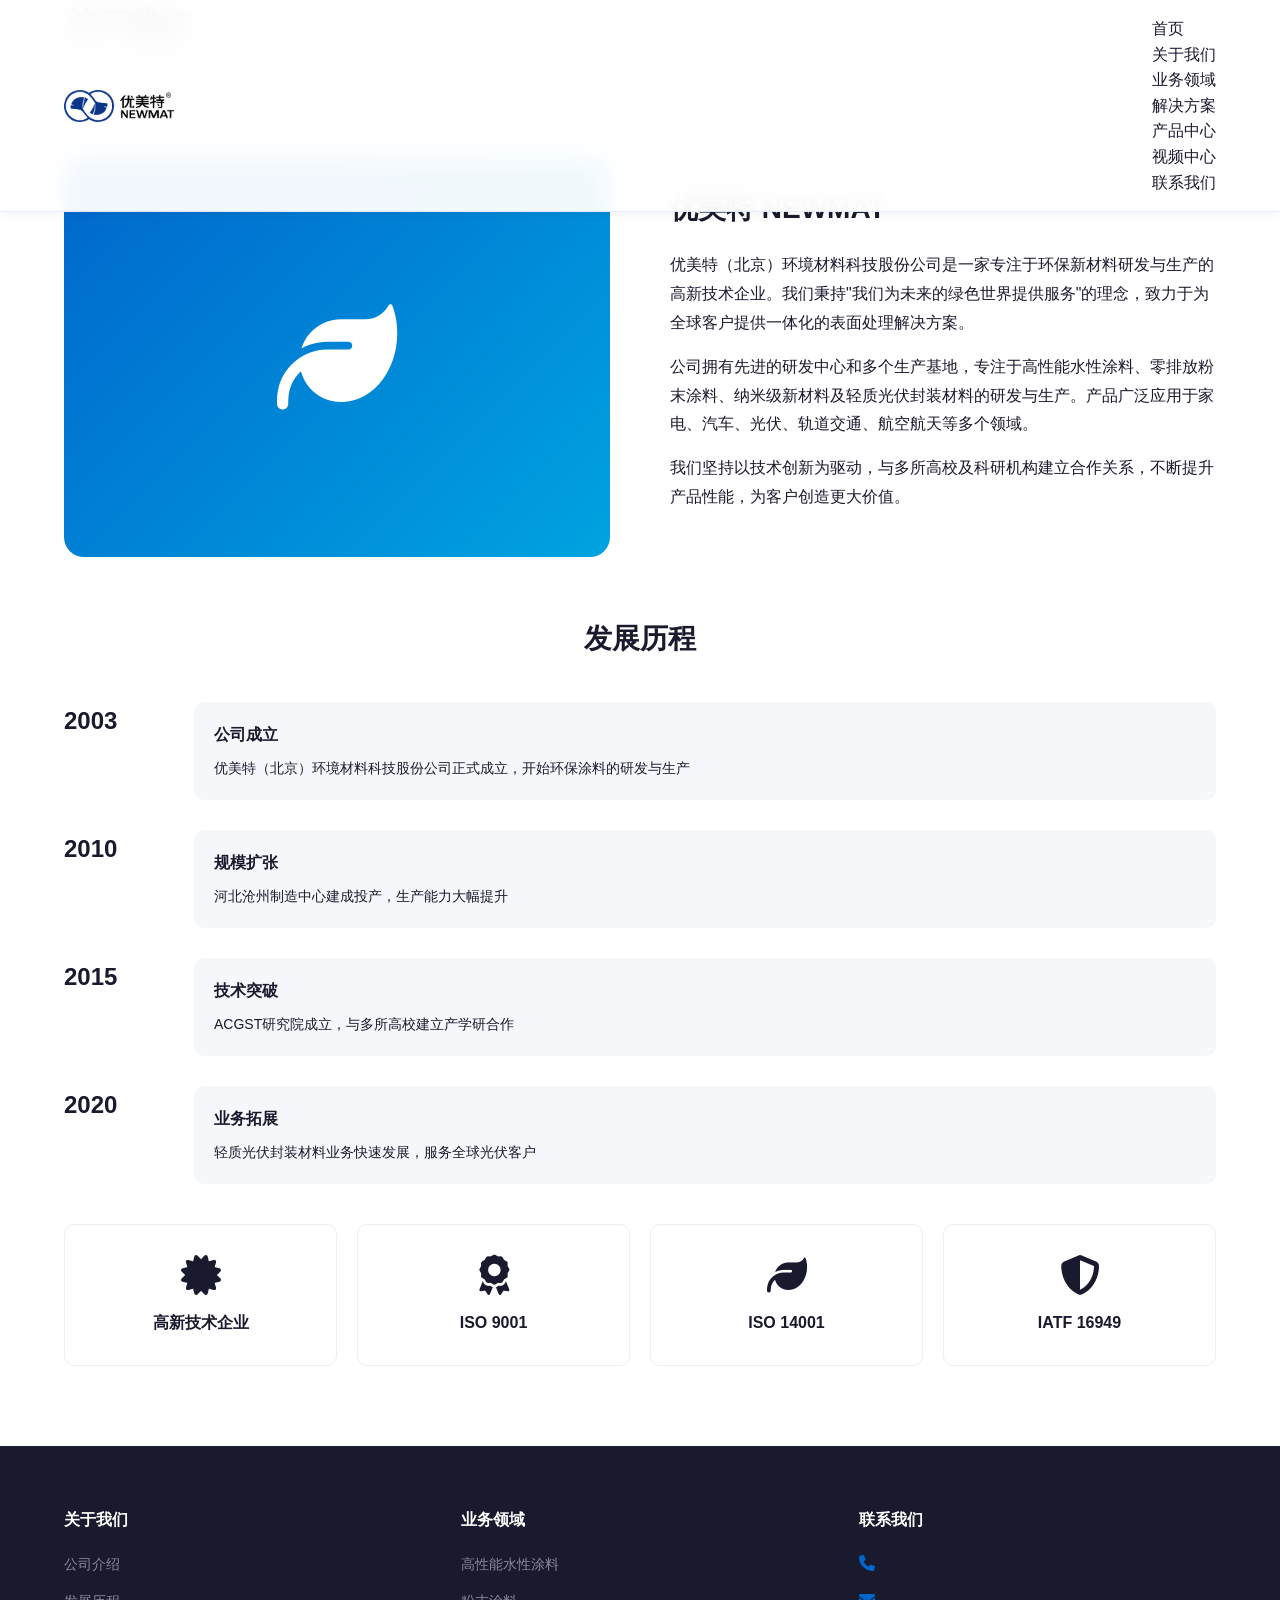
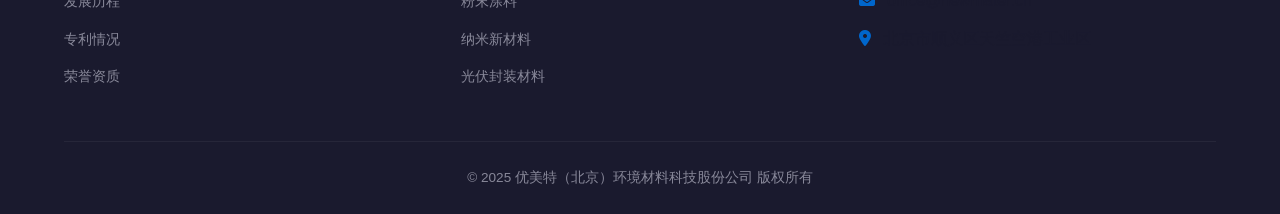
<file: about.html>
<!DOCTYPE html>
<html lang="zh-CN">
<head>
    <meta charset="UTF-8">
    <meta name="viewport" content="width=device-width, initial-scale=1.0">
    <title>关于我们 - 优美特 NEWMAT</title>
    <link rel="stylesheet" href="styles.css">
    <link rel="stylesheet" href="https://cdnjs.cloudflare.com/ajax/libs/font-awesome/6.4.0/css/all.min.css">
    <style>
        .about-section { padding: 80px 0; }
        .about-grid { display: grid; grid-template-columns: 1fr 1fr; gap: 60px; align-items: center; }
        .about-img { width: 100%; height: 400px; background: linear-gradient(135deg, #0066CC, #00A3E0); border-radius: 20px; display: flex; align-items: center; justify-content: center; color: white; font-size: 120px; }
        .about-text h3 { font-size: 28px; margin-bottom: 20px; color: var(--primary-color); }
        .about-text p { color: var(--text-light); line-height: 1.8; margin-bottom: 15px; }
        .timeline { margin-top: 60px; }
        .timeline h3 { text-align: center; font-size: 28px; margin-bottom: 40px; }
        .timeline-item { display: flex; gap: 30px; margin-bottom: 30px; }
        .timeline-year { min-width: 100px; font-size: 24px; font-weight: 700; color: var(--primary-color); }
        .timeline-content { flex: 1; padding: 20px; background: var(--bg-light); border-radius: 10px; }
        .timeline-content h4 { margin-bottom: 10px; }
        .timeline-content p { color: var(--text-light); font-size: 14px; }
        .certifications { display: grid; grid-template-columns: repeat(auto-fit, minmax(200px, 1fr)); gap: 20px; margin-top: 40px; }
        .cert-item { padding: 30px; background: white; border: 1px solid #eee; border-radius: 10px; text-align: center; transition: var(--transition); }
        .cert-item:hover { border-color: var(--primary-color); transform: translateY(-5px); }
        .cert-item i { font-size: 40px; color: var(--primary-color); margin-bottom: 15px; }
        @media (max-width: 768px) { .about-grid { grid-template-columns: 1fr; } }
    </style>
</head>
<body>
    <nav class="navbar">
        <div class="nav-container">
            <a href="index.html" class="logo">
                <img src="images/logo-new.png" alt="NEWMAT 优美特">
            </a>
            <ul class="nav-menu">
                <li><a href="index.html">首页</a></li>
                <li><a href="about.html" class="active">关于我们</a></li>
                <li><a href="business.html">业务领域</a></li>
                <li><a href="solutions.html">解决方案</a></li>
                <li><a href="products.html">产品中心</a></li>
                <li><a href="videos.html">视频中心</a></li>
                <li><a href="contact.html">联系我们</a></li>
            </ul>
            <div class="menu-toggle"><i class="fas fa-bars"></i></div>
        </div>
    </nav>

    <div class="page-header">
        <div class="container">
            <h1>关于我们</h1>
            <p>致力于为全球客户提供环保新材料解决方案</p>
        </div>
    </div>

    <div class="page-content">
        <div class="container">
            <div class="about-section">
                <div class="about-grid">
                    <div class="about-img">
                        <i class="fas fa-leaf"></i>
                    </div>
                    <div class="about-text">
                        <h3>优美特 NEWMAT</h3>
                        <p>优美特（北京）环境材料科技股份公司是一家专注于环保新材料研发与生产的高新技术企业。我们秉持"我们为未来的绿色世界提供服务"的理念，致力于为全球客户提供一体化的表面处理解决方案。</p>
                        <p>公司拥有先进的研发中心和多个生产基地，专注于高性能水性涂料、零排放粉末涂料、纳米级新材料及轻质光伏封装材料的研发与生产。产品广泛应用于家电、汽车、光伏、轨道交通、航空航天等多个领域。</p>
                        <p>我们坚持以技术创新为驱动，与多所高校及科研机构建立合作关系，不断提升产品性能，为客户创造更大价值。</p>
                    </div>
                </div>

                <div class="timeline">
                    <h3>发展历程</h3>
                    <div class="timeline-item">
                        <div class="timeline-year">2003</div>
                        <div class="timeline-content">
                            <h4>公司成立</h4>
                            <p>优美特（北京）环境材料科技股份公司正式成立，开始环保涂料的研发与生产</p>
                        </div>
                    </div>
                    <div class="timeline-item">
                        <div class="timeline-year">2010</div>
                        <div class="timeline-content">
                            <h4>规模扩张</h4>
                            <p>河北沧州制造中心建成投产，生产能力大幅提升</p>
                        </div>
                    </div>
                    <div class="timeline-item">
                        <div class="timeline-year">2015</div>
                        <div class="timeline-content">
                            <h4>技术突破</h4>
                            <p>ACGST研究院成立，与多所高校建立产学研合作</p>
                        </div>
                    </div>
                    <div class="timeline-item">
                        <div class="timeline-year">2020</div>
                        <div class="timeline-content">
                            <h4>业务拓展</h4>
                            <p>轻质光伏封装材料业务快速发展，服务全球光伏客户</p>
                        </div>
                    </div>
                </div>

                <div class="certifications">
                    <div class="cert-item">
                        <i class="fas fa-certificate"></i>
                        <h4>高新技术企业</h4>
                    </div>
                    <div class="cert-item">
                        <i class="fas fa-award"></i>
                        <h4>ISO 9001</h4>
                    </div>
                    <div class="cert-item">
                        <i class="fas fa-leaf"></i>
                        <h4>ISO 14001</h4>
                    </div>
                    <div class="cert-item">
                        <i class="fas fa-shield-alt"></i>
                        <h4>IATF 16949</h4>
                    </div>
                </div>
            </div>
        </div>
    </div>

    <footer class="footer">
        <div class="container">
            <div class="footer-grid">
                <div class="footer-col">
                    <h4>关于我们</h4>
                    <ul>
                        <li><a href="about.html">公司介绍</a></li>
                        <li><a href="about.html">发展历程</a></li>
                        <li><a href="about.html">专利情况</a></li>
                        <li><a href="about.html">荣誉资质</a></li>
                    </ul>
                </div>
                <div class="footer-col">
                    <h4>业务领域</h4>
                    <ul>
                        <li><a href="business.html">高性能水性涂料</a></li>
                        <li><a href="business.html">粉末涂料</a></li>
                        <li><a href="business.html">纳米新材料</a></li>
                        <li><a href="business.html">光伏封装材料</a></li>
                    </ul>
                </div>
                <div class="footer-col">
                    <h4>联系我们</h4>
                    <ul>
                        <li><i class="fas fa-phone"></i> 010-61457057</li>
                        <li><i class="fas fa-envelope"></i> office@newmater.cn</li>
                        <li><i class="fas fa-map-marker-alt"></i> 北京市顺义区天竺空港工业区</li>
                    </ul>
                </div>
            </div>
            <div class="footer-bottom">
                <p>&copy; 2025 优美特（北京）环境材料科技股份公司 版权所有</p>
            </div>
        </div>
    </footer>

    <script src="script.js"></script>
</body>
</html>
</file>
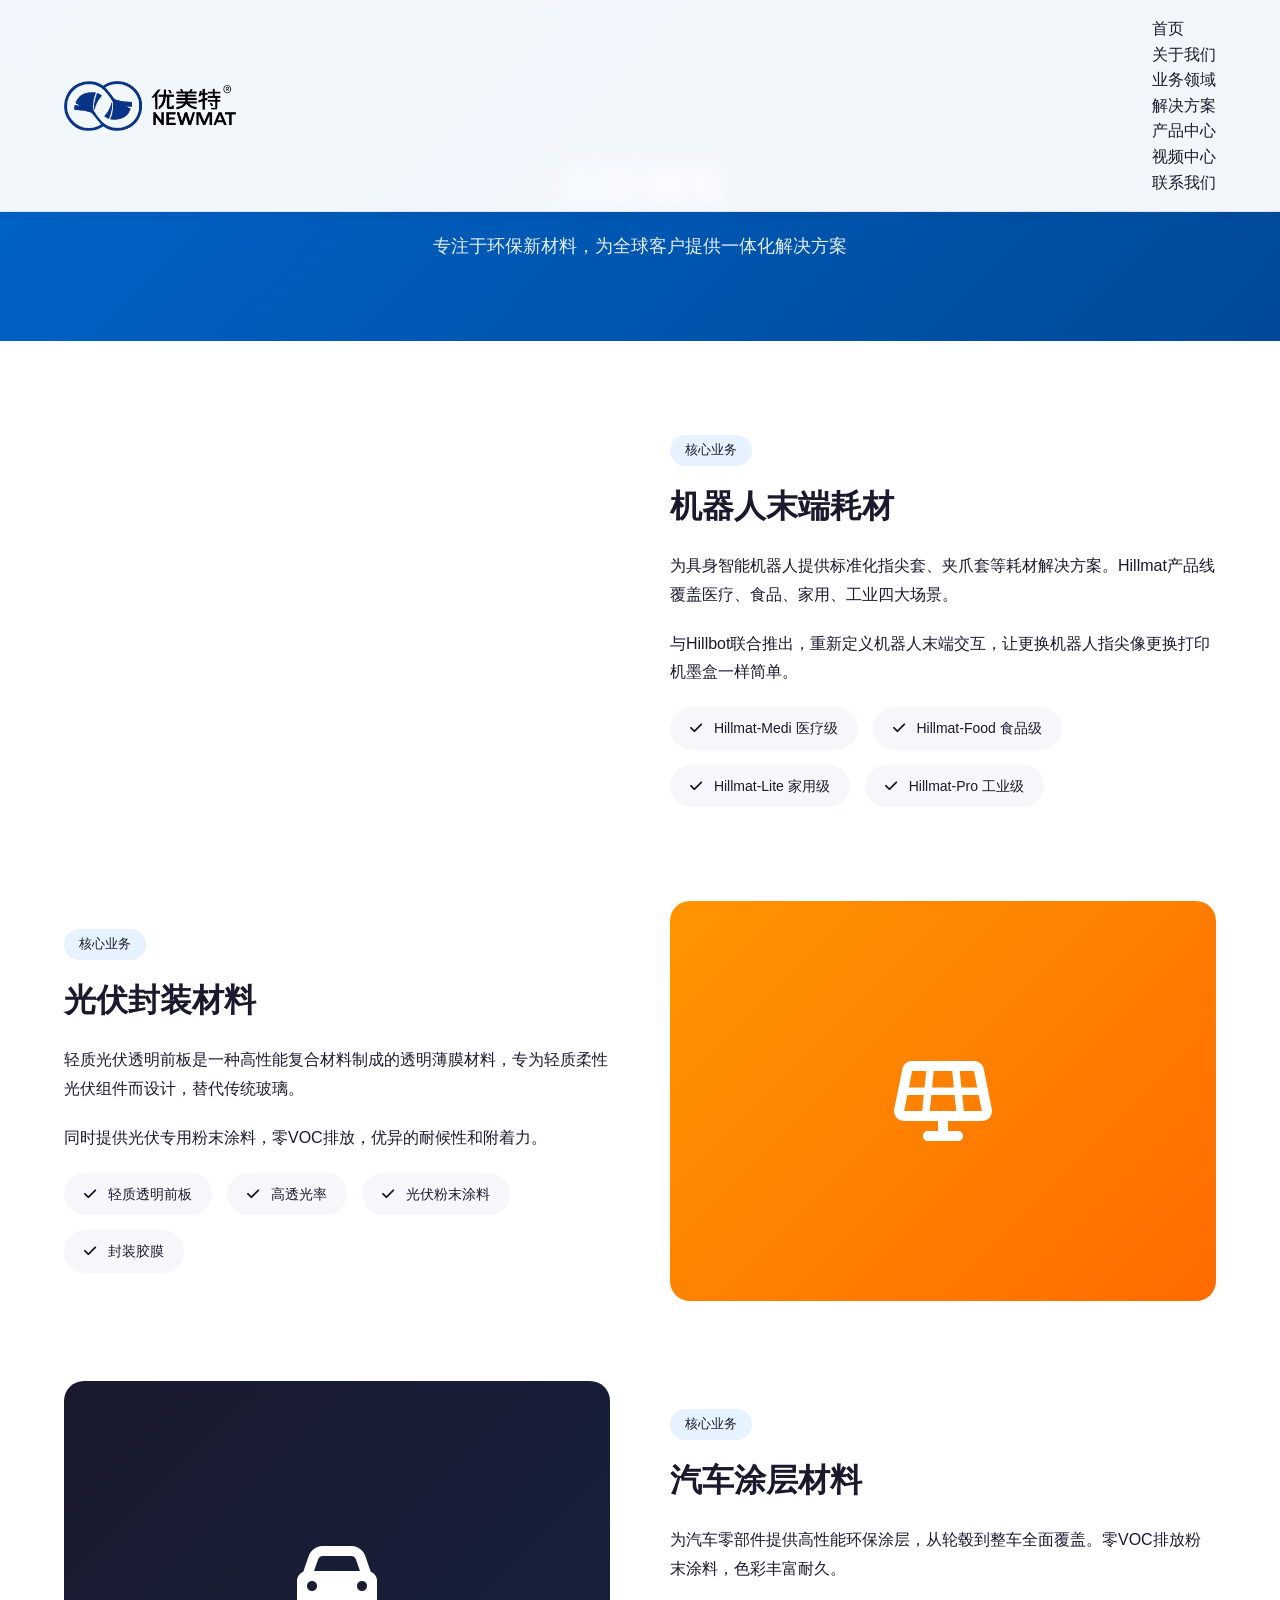
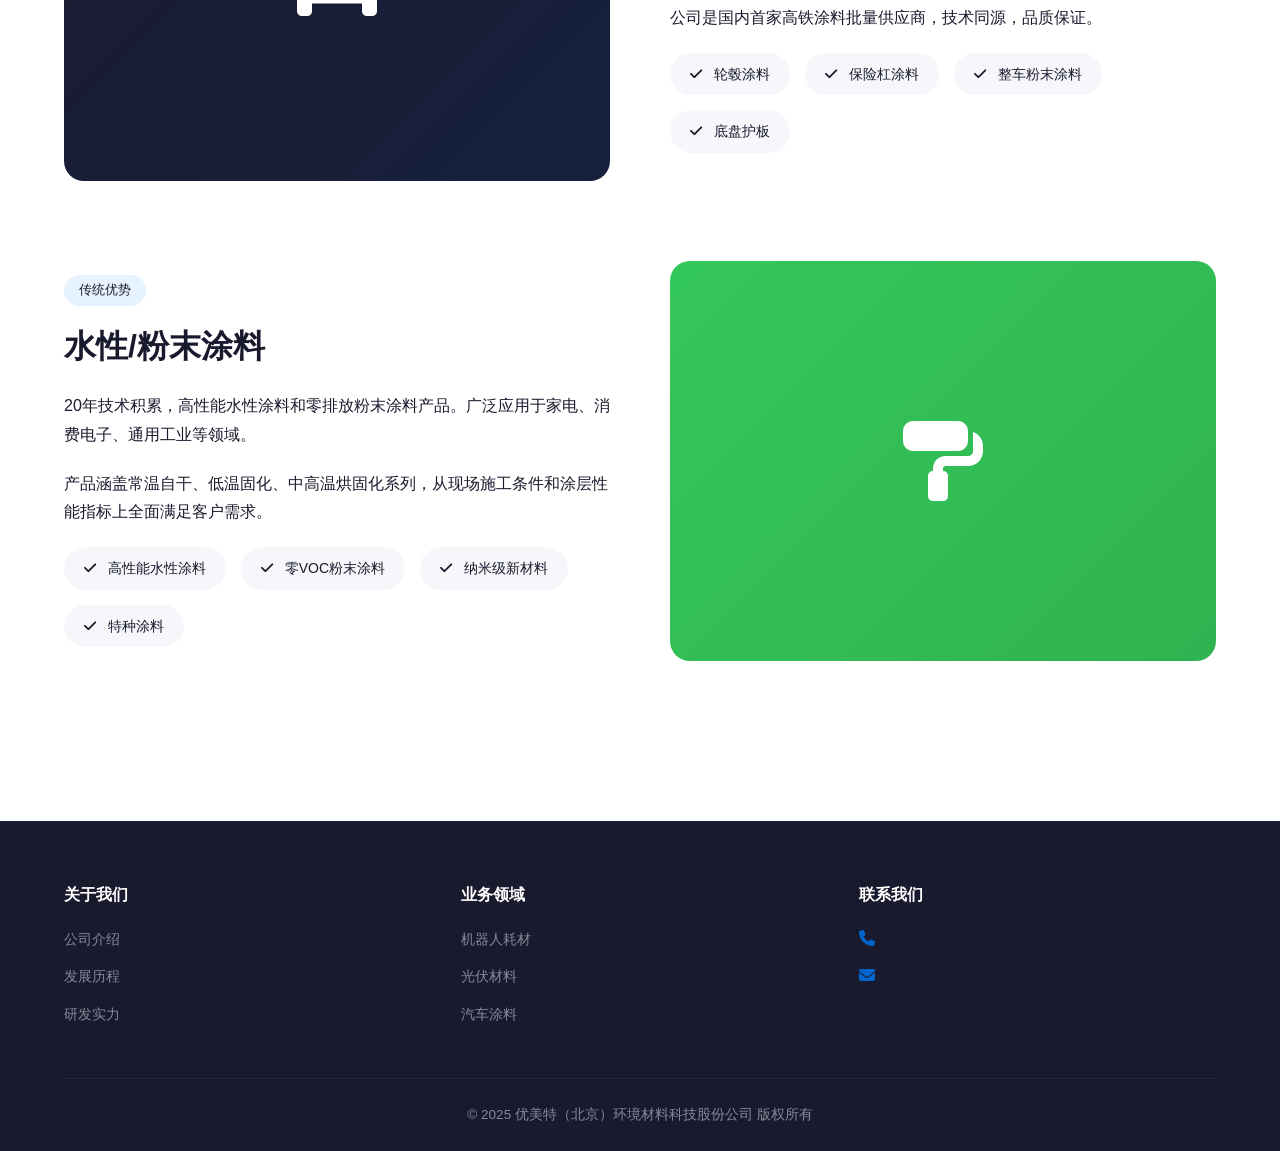
<file: business.html>
<!DOCTYPE html>
<html lang="zh-CN">
<head>
    <meta charset="UTF-8">
    <meta name="viewport" content="width=device-width, initial-scale=1.0">
    <title>业务领域 - 优美特 NEWMAT</title>
    <link rel="stylesheet" href="styles.css">
    <link rel="stylesheet" href="https://cdnjs.cloudflare.com/ajax/libs/font-awesome/6.4.0/css/all.min.css">
    <style>
        .business-hero { background: linear-gradient(135deg, #0066CC 0%, #004999 100%); padding: 150px 0 80px; text-align: center; color: white; }
        .business-hero h1 { font-size: 42px; margin-bottom: 15px; }
        .business-hero p { font-size: 18px; opacity: 0.9; }
        .business-section { padding: 80px 0; }
        .business-card { display: grid; grid-template-columns: 1fr 1fr; gap: 60px; align-items: center; margin-bottom: 80px; }
        .business-card:nth-child(even) { direction: rtl; }
        .business-card:nth-child(even) > * { direction: ltr; }
        .business-img { height: 400px; background: linear-gradient(135deg, var(--primary-color), var(--accent-color)); border-radius: 20px; display: flex; align-items: center; justify-content: center; color: white; font-size: 80px; }
        .business-img.pv { background: linear-gradient(135deg, #FF9500, #FF6B00); }
        .business-img.auto { background: linear-gradient(135deg, #1a1a2e, #16213e); }
        .business-img.coating { background: linear-gradient(135deg, #34C759, #30B350); }
        .business-info h3 { font-size: 32px; margin-bottom: 20px; color: var(--primary-color); }
        .business-info .tag { display: inline-block; padding: 5px 15px; background: #e6f3ff; color: var(--primary-color); border-radius: 20px; font-size: 13px; margin-bottom: 15px; }
        .business-info p { color: var(--text-light); line-height: 1.8; margin-bottom: 20px; }
        .business-features { display: flex; flex-wrap: wrap; gap: 15px; }
        .feature-item { padding: 10px 20px; background: var(--bg-light); border-radius: 25px; font-size: 14px; }
        .feature-item i { color: var(--primary-color); margin-right: 8px; }
        @media (max-width: 768px) { .business-card { grid-template-columns: 1fr; } .business-card:nth-child(even) { direction: ltr; } }
    </style>
</head>
<body>
    <nav class="navbar">
        <div class="nav-container">
            <a href="index.html" class="logo"><img src="images/logo-new.png" alt="NEWMAT 优美特" style="height:50px;"></a>
            <ul class="nav-menu">
                <li><a href="index.html">首页</a></li>
                <li><a href="about.html">关于我们</a></li>
                <li><a href="business.html" class="active">业务领域</a></li>
                <li><a href="solutions.html">解决方案</a></li>
                <li><a href="products.html">产品中心</a></li>
                <li><a href="videos.html">视频中心</a></li>
                <li><a href="contact.html">联系我们</a></li>
            </ul>
            <div class="menu-toggle"><i class="fas fa-bars"></i></div>
        </div>
    </nav>

    <div class="business-hero">
        <div class="container">
            <h1>业务领域</h1>
            <p>专注于环保新材料，为全球客户提供一体化解决方案</p>
        </div>
    </div>

    <div class="page-content">
        <div class="container">
            <div class="business-section">
                <!-- 机器人耗材 -->
                <div class="business-card">
                    <div class="business-img"><i class="fas fa-robot"></i></div>
                    <div class="business-info">
                        <span class="tag">核心业务</span>
                        <h3>机器人末端耗材</h3>
                        <p>为具身智能机器人提供标准化指尖套、夹爪套等耗材解决方案。Hillmat产品线覆盖医疗、食品、家用、工业四大场景。</p>
                        <p>与Hillbot联合推出，重新定义机器人末端交互，让更换机器人指尖像更换打印机墨盒一样简单。</p>
                        <div class="business-features">
                            <span class="feature-item"><i class="fas fa-check"></i> Hillmat-Medi 医疗级</span>
                            <span class="feature-item"><i class="fas fa-check"></i> Hillmat-Food 食品级</span>
                            <span class="feature-item"><i class="fas fa-check"></i> Hillmat-Lite 家用级</span>
                            <span class="feature-item"><i class="fas fa-check"></i> Hillmat-Pro 工业级</span>
                        </div>
                    </div>
                </div>

                <!-- 光伏材料 -->
                <div class="business-card">
                    <div class="business-img pv"><i class="fas fa-solar-panel"></i></div>
                    <div class="business-info">
                        <span class="tag">核心业务</span>
                        <h3>光伏封装材料</h3>
                        <p>轻质光伏透明前板是一种高性能复合材料制成的透明薄膜材料，专为轻质柔性光伏组件而设计，替代传统玻璃。</p>
                        <p>同时提供光伏专用粉末涂料，零VOC排放，优异的耐候性和附着力。</p>
                        <div class="business-features">
                            <span class="feature-item"><i class="fas fa-check"></i> 轻质透明前板</span>
                            <span class="feature-item"><i class="fas fa-check"></i> 高透光率</span>
                            <span class="feature-item"><i class="fas fa-check"></i> 光伏粉末涂料</span>
                            <span class="feature-item"><i class="fas fa-check"></i> 封装胶膜</span>
                        </div>
                    </div>
                </div>

                <!-- 汽车涂料 -->
                <div class="business-card">
                    <div class="business-img auto"><i class="fas fa-car"></i></div>
                    <div class="business-info">
                        <span class="tag">核心业务</span>
                        <h3>汽车涂层材料</h3>
                        <p>为汽车零部件提供高性能环保涂层，从轮毂到整车全面覆盖。零VOC排放粉末涂料，色彩丰富耐久。</p>
                        <p>公司是国内首家高铁涂料批量供应商，技术同源，品质保证。</p>
                        <div class="business-features">
                            <span class="feature-item"><i class="fas fa-check"></i> 轮毂涂料</span>
                            <span class="feature-item"><i class="fas fa-check"></i> 保险杠涂料</span>
                            <span class="feature-item"><i class="fas fa-check"></i> 整车粉末涂料</span>
                            <span class="feature-item"><i class="fas fa-check"></i> 底盘护板</span>
                        </div>
                    </div>
                </div>

                <!-- 水性/粉末涂料 -->
                <div class="business-card">
                    <div class="business-img coating"><i class="fas fa-paint-roller"></i></div>
                    <div class="business-info">
                        <span class="tag">传统优势</span>
                        <h3>水性/粉末涂料</h3>
                        <p>20年技术积累，高性能水性涂料和零排放粉末涂料产品。广泛应用于家电、消费电子、通用工业等领域。</p>
                        <p>产品涵盖常温自干、低温固化、中高温烘固化系列，从现场施工条件和涂层性能指标上全面满足客户需求。</p>
                        <div class="business-features">
                            <span class="feature-item"><i class="fas fa-check"></i> 高性能水性涂料</span>
                            <span class="feature-item"><i class="fas fa-check"></i> 零VOC粉末涂料</span>
                            <span class="feature-item"><i class="fas fa-check"></i> 纳米级新材料</span>
                            <span class="feature-item"><i class="fas fa-check"></i> 特种涂料</span>
                        </div>
                    </div>
                </div>
            </div>
        </div>
    </div>

    <footer class="footer">
        <div class="container">
            <div class="footer-grid">
                <div class="footer-col">
                    <h4>关于我们</h4>
                    <ul>
                        <li><a href="about.html">公司介绍</a></li>
                        <li><a href="about.html">发展历程</a></li>
                        <li><a href="about.html">研发实力</a></li>
                    </ul>
                </div>
                <div class="footer-col">
                    <h4>业务领域</h4>
                    <ul>
                        <li><a href="solutions.html">机器人耗材</a></li>
                        <li><a href="business.html">光伏材料</a></li>
                        <li><a href="business.html">汽车涂料</a></li>
                    </ul>
                </div>
                <div class="footer-col">
                    <h4>联系我们</h4>
                    <ul>
                        <li><i class="fas fa-phone"></i> 010-61457057</li>
                        <li><i class="fas fa-envelope"></i> office@newmater.cn</li>
                    </ul>
                </div>
            </div>
            <div class="footer-bottom">
                <p>&copy; 2025 优美特（北京）环境材料科技股份公司 版权所有</p>
            </div>
        </div>
    </footer>

    <script src="script.js"></script>
</body>
</html>
</file>
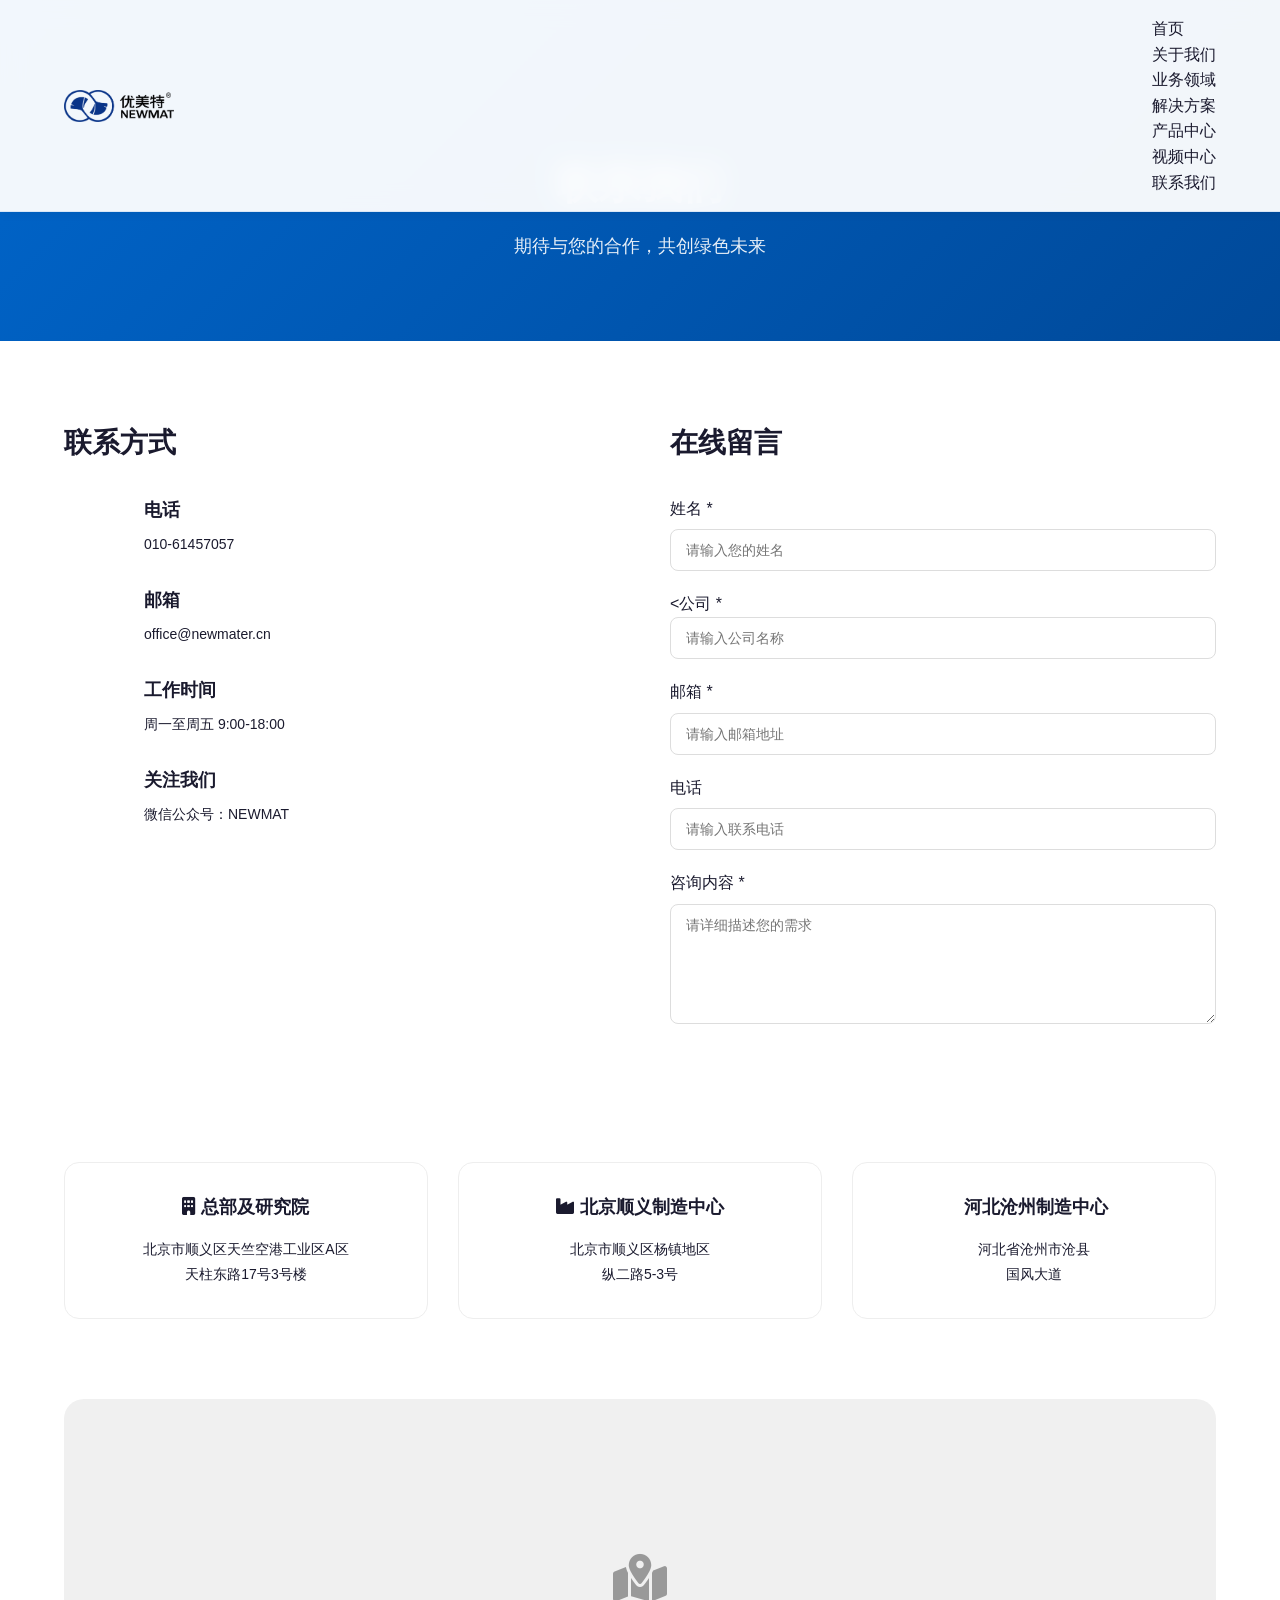
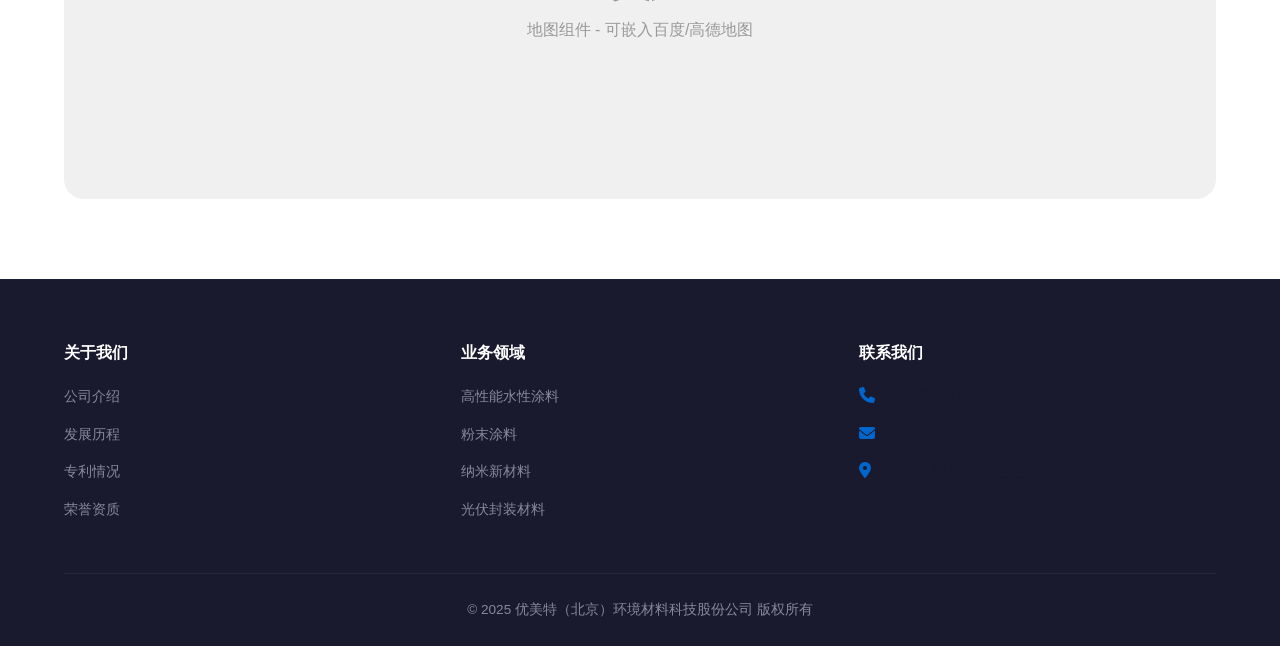
<file: contact.html>
<!DOCTYPE html>
<html lang="zh-CN">
<head>
    <meta charset="UTF-8">
    <meta name="viewport" content="width=device-width, initial-scale=1.0">
    <title>联系我们 - 优美特 NEWMAT</title>
    <link rel="stylesheet" href="styles.css">
    <link rel="stylesheet" href="https://cdnjs.cloudflare.com/ajax/libs/font-awesome/6.4.0/css/all.min.css">
    <style>
        .contact-hero { background: linear-gradient(135deg, #0066CC 0%, #004999 100%); padding: 150px 0 80px; text-align: center; color: white; }
        .contact-hero h1 { font-size: 42px; margin-bottom: 15px; }
        .contact-hero p { font-size: 18px; opacity: 0.9; }
        .contact-section { padding: 80px 0; }
        .contact-grid { display: grid; grid-template-columns: 1fr 1fr; gap: 60px; }
        .contact-info h3 { font-size: 28px; margin-bottom: 30px; color: var(--primary-color); }
        .contact-item { display: flex; gap: 20px; margin-bottom: 30px; }
        .contact-icon { width: 60px; height: 60px; background: linear-gradient(135deg, var(--primary-color), var(--accent-color)); border-radius: 15px; display: flex; align-items: center; justify-content: center; color: white; font-size: 24px; flex-shrink: 0; }
        .contact-text h4 { font-size: 18px; margin-bottom: 8px; }
        .contact-text p { color: var(--text-light); font-size: 14px; line-height: 1.6; }
        .contact-form h3 { font-size: 28px; margin-bottom: 30px; color: var(--primary-color); }
        .form-group { margin-bottom: 20px; }
        .form-group label { display: block; margin-bottom: 8px; font-weight: 500; }
        .form-group input, .form-group textarea, .form-group select { width: 100%; padding: 12px 15px; border: 1px solid #ddd; border-radius: 8px; font-size: 14px; transition: var(--transition); }
        .form-group input:focus, .form-group textarea:focus, .form-group select:focus { outline: none; border-color: var(--primary-color); }
        .form-group textarea { min-height: 120px; resize: vertical; }
        .btn-submit { padding: 15px 40px; background: var(--primary-color); color: white; border: none; border-radius: 25px; font-size: 16px; cursor: pointer; transition: var(--transition); }
        .btn-submit:hover { background: var(--secondary-color); }
        .map-section { padding: 0 0 80px; }
        .map-container { height: 400px; background: #f0f0f0; border-radius: 20px; display: flex; align-items: center; justify-content: center; color: #999; }
        .locations { display: grid; grid-template-columns: repeat(3, 1fr); gap: 30px; margin-top: 60px; }
        .location-card { background: white; border: 1px solid #eee; border-radius: 15px; padding: 30px; text-align: center; transition: var(--transition); }
        .location-card:hover { border-color: var(--primary-color); box-shadow: 0 10px 30px rgba(0,0,0,0.1); }
        .location-card h4 { color: var(--primary-color); margin-bottom: 15px; font-size: 18px; }
        .location-card p { color: var(--text-light); font-size: 14px; line-height: 1.8; }
        @media (max-width: 768px) { .contact-grid { grid-template-columns: 1fr; } .locations { grid-template-columns: 1fr; } }
    </style>
</head>
<body>
    <nav class="navbar">
        <div class="nav-container">
            <a href="index.html" class="logo"><img src="images/logo-new.png" alt="NEWMAT 优美特"></a>
            <ul class="nav-menu">
                <li><a href="index.html">首页</a></li>
                <li><a href="about.html">关于我们</a></li>
                <li><a href="business.html">业务领域</a></li>
                <li><a href="solutions.html">解决方案</a></li>
                <li><a href="products.html">产品中心</a></li>
                <li><a href="videos.html">视频中心</a></li>
                <li><a href="contact.html" class="active">联系我们</a></li>
            </ul>
            <div class="menu-toggle"><i class="fas fa-bars"></i></div>
        </div>
    </nav>

    <div class="contact-hero">
        <div class="container">
            <h1>联系我们</h1>
            <p>期待与您的合作，共创绿色未来</p>
        </div>
    </div>

    <div class="page-content">
        <div class="container">
            <div class="contact-section">
                <div class="contact-grid">
                    <div class="contact-info">
                        <h3>联系方式</h3>
                        <div class="contact-item">
                            <div class="contact-icon"><i class="fas fa-phone"></i></div>
                            <div class="contact-text">
                                <h4>电话</h4>
                                <p>010-61457057</p>
                            </div>
                        </div>
                        <div class="contact-item">
                            <div class="contact-icon"><i class="fas fa-envelope"></i></div>
                            <div class="contact-text">
                                <h4>邮箱</h4>
                                <p>office@newmater.cn</p>
                            </div>
                        </div>
                        <div class="contact-item">
                            <div class="contact-icon"><i class="fas fa-clock"></i></div>
                            <div class="contact-text">
                                <h4>工作时间</h4>
                                <p>周一至周五 9:00-18:00</p>
                            </div>
                        </div>
                        <div class="contact-item">
                            <div class="contact-icon"><i class="fas fa-share-alt"></i></div>
                            <div class="contact-text">
                                <h4>关注我们</h4>
                                <p>微信公众号：NEWMAT</p>
                            </div>
                        </div>
                    </div>

                    <div class="contact-form">
                        <h3>在线留言</h3>
                        <form id="contactForm">
                            <div class="form-group">
                                <label>姓名 *</label>
                                <input type="text" name="name" required placeholder="请输入您的姓名">
                            </div>
                            <div class="form-group">
                                <公司 *</label>
                                <input type="text" name="company" required placeholder="请输入公司名称">
                            </div>
                            <div class="form-group">
                                <label>邮箱 *</label>
                                <input type="email" name="email" required placeholder="请输入邮箱地址">
                            </div>
                            <div class="form-group">
                                <label>电话</label>
                                <input type="tel" name="phone" placeholder="请输入联系电话">
                            </div>
                            <div class="form-group">
                                <label>咨询内容 *</label>
                                <textarea name="message" required placeholder="请详细描述您的需求"></textarea>
                            </div>
                            <button type="submit" class="btn-submit">提交留言</button>
                        </form>
                    </div>
                </div>

                <div class="locations">
                    <div class="location-card">
                        <h4><i class="fas fa-building"></i> 总部及研究院</h4>
                        <p>北京市顺义区天竺空港工业区A区<br>天柱东路17号3号楼</p>
                    </div>
                    <div class="location-card">
                        <h4><i class="fas fa-industry"></i> 北京顺义制造中心</h4>
                        <p>北京市顺义区杨镇地区<br>纵二路5-3号</p>
                    </div>
                    <div class="location-card">
                        <h4><i class="fas fa-factory"></i> 河北沧州制造中心</h4>
                        <p>河北省沧州市沧县<br>国风大道</p>
                    </div>
                </div>
            </div>

            <div class="map-section">
                <div class="map-container">
                    <div style="text-align: center;">
                        <i class="fas fa-map-marked-alt" style="font-size: 48px; margin-bottom: 15px;"></i>
                        <p>地图组件 - 可嵌入百度/高德地图</p>
                    </div>
                </div>
            </div>
        </div>
    </div>

    <footer class="footer">
        <div class="container">
            <div class="footer-grid">
                <div class="footer-col">
                    <h4>关于我们</h4>
                    <ul>
                        <li><a href="about.html">公司介绍</a></li>
                        <li><a href="about.html">发展历程</a></li>
                        <li><a href="about.html">专利情况</a></li>
                        <li><a href="about.html">荣誉资质</a></li>
                    </ul>
                </div>
                <div class="footer-col">
                    <h4>业务领域</h4>
                    <ul>
                        <li><a href="business.html">高性能水性涂料</a></li>
                        <li><a href="business.html">粉末涂料</a></li>
                        <li><a href="business.html">纳米新材料</a></li>
                        <li><a href="business.html">光伏封装材料</a></li>
                    </ul>
                </div>
                <div class="footer-col">
                    <h4>联系我们</h4>
                    <ul>
                        <li><i class="fas fa-phone"></i> 010-61457057</li>
                        <li><i class="fas fa-envelope"></i> office@newmater.cn</li>
                        <li><i class="fas fa-map-marker-alt"></i> 北京市顺义区天竺空港工业区</li>
                    </ul>
                </div>
            </div>
            <div class="footer-bottom">
                <p>&copy; 2025 优美特（北京）环境材料科技股份公司 版权所有</p>
            </div>
        </div>
    </footer>

    <script src="script.js"></script>
    <script>
        document.getElementById('contactForm').addEventListener('submit', function(e) {
            e.preventDefault();
            alert('感谢您的留言！我们会尽快与您联系。');
            this.reset();
        });
    </script>
</body>
</html>
</file>
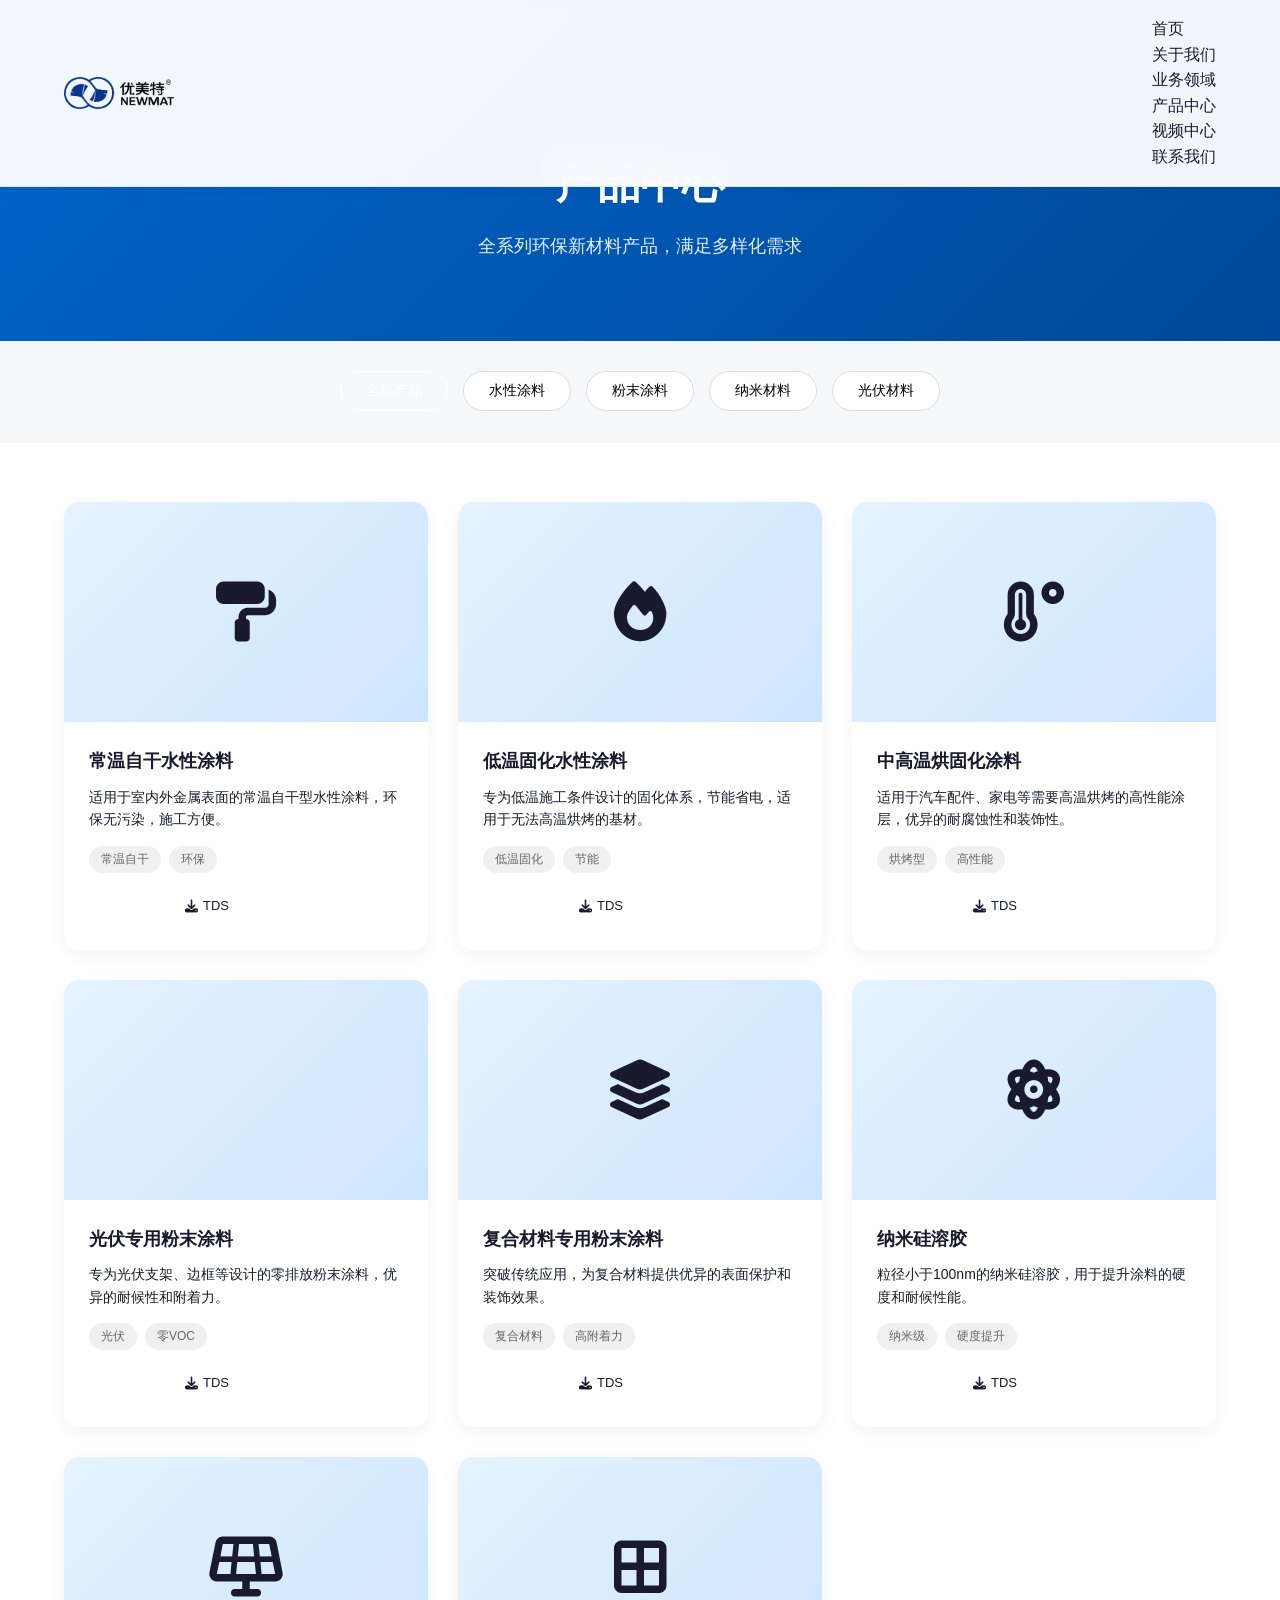
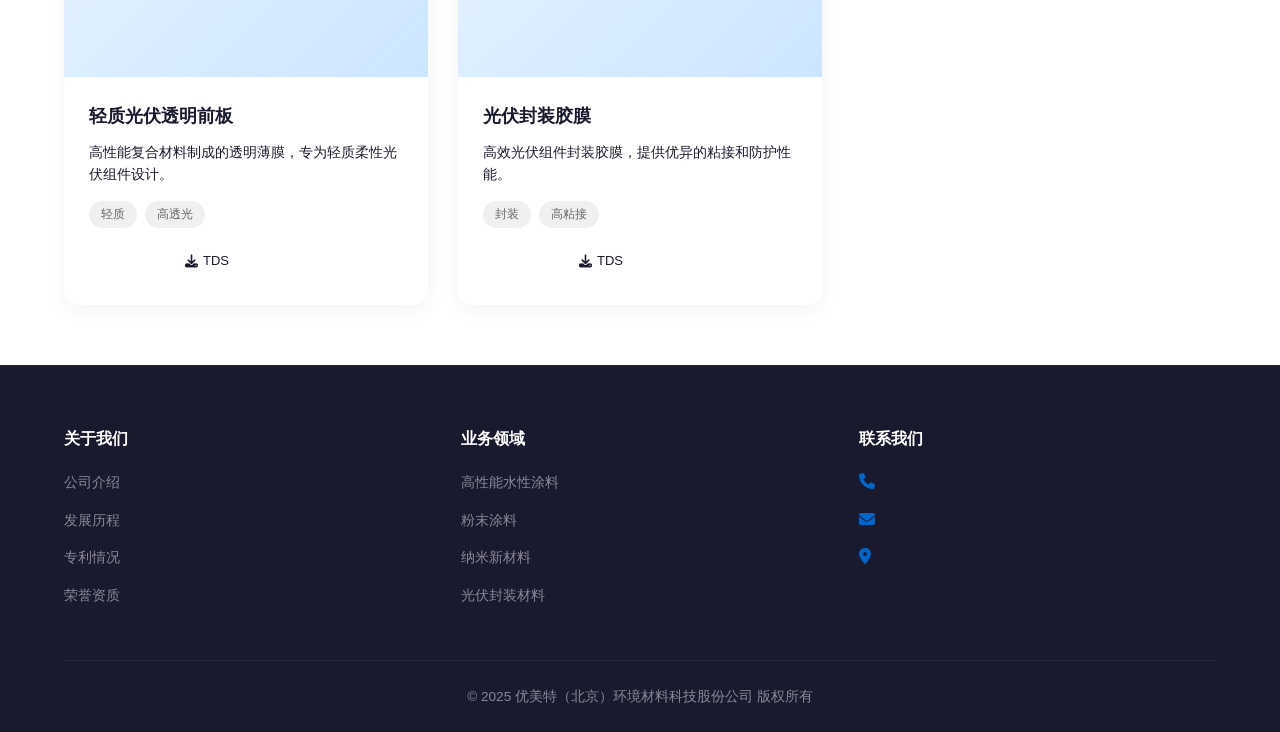
<file: products.html>
<!DOCTYPE html>
<html lang="zh-CN">
<head>
    <meta charset="UTF-8">
    <meta name="viewport" content="width=device-width, initial-scale=1.0">
    <title>产品中心 - 优美特 NEWMAT</title>
    <link rel="stylesheet" href="styles.css">
    <link rel="stylesheet" href="https://cdnjs.cloudflare.com/ajax/libs/font-awesome/6.4.0/css/all.min.css">
    <style>
        .products-hero { background: linear-gradient(135deg, #0066CC 0%, #004999 100%); padding: 150px 0 80px; text-align: center; color: white; }
        .products-hero h1 { font-size: 42px; margin-bottom: 15px; }
        .products-hero p { font-size: 18px; opacity: 0.9; }
        .filter-section { background: var(--bg-light); padding: 30px 0; border-bottom: 1px solid #eee; }
        .filter-btns { display: flex; gap: 15px; flex-wrap: wrap; justify-content: center; }
        .filter-btn { padding: 10px 25px; background: white; border: 1px solid #ddd; border-radius: 25px; cursor: pointer; transition: var(--transition); font-size: 14px; }
        .filter-btn:hover, .filter-btn.active { background: var(--primary-color); color: white; border-color: var(--primary-color); }
        .products-grid { display: grid; grid-template-columns: repeat(auto-fill, minmax(300px, 1fr)); gap: 30px; padding: 60px 0; }
        .product-card { background: white; border-radius: 15px; overflow: hidden; box-shadow: 0 5px 20px rgba(0,0,0,0.05); transition: var(--transition); }
        .product-card:hover { transform: translateY(-10px); box-shadow: 0 15px 40px rgba(0,0,0,0.1); }
        .product-img { height: 220px; background: linear-gradient(135deg, #e6f3ff, #cce5ff); display: flex; align-items: center; justify-content: center; font-size: 60px; color: var(--primary-color); }
        .product-info { padding: 25px; }
        .product-info h3 { font-size: 18px; margin-bottom: 10px; }
        .product-info p { color: var(--text-light); font-size: 14px; line-height: 1.6; margin-bottom: 15px; }
        .product-tags { display: flex; flex-wrap: wrap; gap: 8px; margin-bottom: 15px; }
        .product-tag { padding: 4px 12px; background: #f0f0f0; border-radius: 15px; font-size: 12px; color: #666; }
        .product-actions { display: flex; gap: 10px; }
        .btn-detail { padding: 8px 20px; background: var(--primary-color); color: white; border-radius: 20px; font-size: 13px; transition: var(--transition); }
        .btn-detail:hover { background: var(--secondary-color); }
        .btn-tds { padding: 8px 20px; background: white; color: var(--primary-color); border: 1px solid var(--primary-color); border-radius: 20px; font-size: 13px; transition: var(--transition); display: flex; align-items: center; gap: 5px; }
        .btn-tds:hover { background: var(--primary-color); color: white; }
    </style>
</head>
<body>
    <nav class="navbar">
        <div class="nav-container">
            <a href="index.html" class="logo"><img src="images/logo-new.png" alt="NEWMAT 优美特"></a>
            <ul class="nav-menu">
                <li><a href="index.html">首页</a></li>
                <li><a href="about.html">关于我们</a></li>
                <li><a href="business.html">业务领域</a></li>
                <li><a href="products.html" class="active">产品中心</a></li>
                <li><a href="videos.html">视频中心</a></li>
                <li><a href="contact.html">联系我们</a></li>
            </ul>
            <div class="menu-toggle"><i class="fas fa-bars"></i></div>
        </div>
    </nav>

    <div class="products-hero">
        <div class="container">
            <h1>产品中心</h1>
            <p>全系列环保新材料产品，满足多样化需求</p>
        </div>
    </div>

    <div class="filter-section">
        <div class="container">
            <div class="filter-btns">
                <button class="filter-btn active" data-filter="all">全部产品</button>
                <button class="filter-btn" data-filter="water">水性涂料</button>
                <button class="filter-btn" data-filter="powder">粉末涂料</button>
                <button class="filter-btn" data-filter="nano">纳米材料</button>
                <button class="filter-btn" data-filter="pv">光伏材料</button>
            </div>
        </div>
    </div>

    <div class="page-content">
        <div class="container">
            <div class="products-grid">
                <!-- 产品1 -->
                <div class="product-card" data-category="water">
                    <div class="product-img"><i class="fas fa-paint-roller"></i></div>
                    <div class="product-info">
                        <h3>常温自干水性涂料</h3>
                        <p>适用于室内外金属表面的常温自干型水性涂料，环保无污染，施工方便。</p>
                        <div class="product-tags">
                            <span class="product-tag">常温自干</span>
                            <span class="product-tag">环保</span>
                        </div>
                        <div class="product-actions">
                            <a href="#" class="btn-detail">详情</a>
                            <a href="files/TDS-water-01.pdf" class="btn-tds" target="_blank"><i class="fas fa-download"></i> TDS</a>
                        </div>
                    </div>
                </div>

                <!-- 产品2 -->
                <div class="product-card" data-category="water">
                    <div class="product-img"><i class="fas fa-fire"></i></div>
                    <div class="product-info">
                        <h3>低温固化水性涂料</h3>
                        <p>专为低温施工条件设计的固化体系，节能省电，适用于无法高温烘烤的基材。</p>
                        <div class="product-tags">
                            <span class="product-tag">低温固化</span>
                            <span class="product-tag">节能</span>
                        </div>
                        <div class="product-actions">
                            <a href="#" class="btn-detail">详情</a>
                            <a href="files/TDS-water-02.pdf" class="btn-tds" target="_blank"><i class="fas fa-download"></i> TDS</a>
                        </div>
                    </div>
                </div>

                <!-- 产品3 -->
                <div class="product-card" data-category="water">
                    <div class="product-img"><i class="fas fa-temperature-high"></i></div>
                    <div class="product-info">
                        <h3>中高温烘固化涂料</h3>
                        <p>适用于汽车配件、家电等需要高温烘烤的高性能涂层，优异的耐腐蚀性和装饰性。</p>
                        <div class="product-tags">
                            <span class="product-tag">烘烤型</span>
                            <span class="product-tag">高性能</span>
                        </div>
                        <div class="product-actions">
                            <a href="#" class="btn-detail">详情</a>
                            <a href="files/TDS-water-03.pdf" class="btn-tds" target="_blank"><i class="fas fa-download"></i> TDS</a>
                        </div>
                    </div>
                </div>

                <!-- 产品4 -->
                <div class="product-card" data-category="powder">
                    <div class="product-img"><i class="fas fa-sparkles"></i></div>
                    <div class="product-info">
                        <h3>光伏专用粉末涂料</h3>
                        <p>专为光伏支架、边框等设计的零排放粉末涂料，优异的耐候性和附着力。</p>
                        <div class="product-tags">
                            <span class="product-tag">光伏</span>
                            <span class="product-tag">零VOC</span>
                        </div>
                        <div class="product-actions">
                            <a href="#" class="btn-detail">详情</a>
                            <a href="files/TDS-powder-01.pdf" class="btn-tds" target="_blank"><i class="fas fa-download"></i> TDS</a>
                        </div>
                    </div>
                </div>

                <!-- 产品5 -->
                <div class="product-card" data-category="powder">
                    <div class="product-img"><i class="fas fa-layer-group"></i></div>
                    <div class="product-info">
                        <h3>复合材料专用粉末涂料</h3>
                        <p>突破传统应用，为复合材料提供优异的表面保护和装饰效果。</p>
                        <div class="product-tags">
                            <span class="product-tag">复合材料</span>
                            <span class="product-tag">高附着力</span>
                        </div>
                        <div class="product-actions">
                            <a href="#" class="btn-detail">详情</a>
                            <a href="files/TDS-powder-02.pdf" class="btn-tds" target="_blank"><i class="fas fa-download"></i> TDS</a>
                        </div>
                    </div>
                </div>

                <!-- 产品6 -->
                <div class="product-card" data-category="nano">
                    <div class="product-img"><i class="fas fa-atom"></i></div>
                    <div class="product-info">
                        <h3>纳米硅溶胶</h3>
                        <p>粒径小于100nm的纳米硅溶胶，用于提升涂料的硬度和耐候性能。</p>
                        <div class="product-tags">
                            <span class="product-tag">纳米级</span>
                            <span class="product-tag">硬度提升</span>
                        </div>
                        <div class="product-actions">
                            <a href="#" class="btn-detail">详情</a>
                            <a href="files/TDS-nano-01.pdf" class="btn-tds" target="_blank"><i class="fas fa-download"></i> TDS</a>
                        </div>
                    </div>
                </div>

                <!-- 产品7 -->
                <div class="product-card" data-category="pv">
                    <div class="product-img"><i class="fas fa-solar-panel"></i></div>
                    <div class="product-info">
                        <h3>轻质光伏透明前板</h3>
                        <p>高性能复合材料制成的透明薄膜，专为轻质柔性光伏组件设计。</p>
                        <div class="product-tags">
                            <span class="product-tag">轻质</span>
                            <span class="product-tag">高透光</span>
                        </div>
                        <div class="product-actions">
                            <a href="#" class="btn-detail">详情</a>
                            <a href="files/TDS-pv-01.pdf" class="btn-tds" target="_blank"><i class="fas fa-download"></i> TDS</a>
                        </div>
                    </div>
                </div>

                <!-- 产品8 -->
                <div class="product-card" data-category="pv">
                    <div class="product-img"><i class="fas fa-border-all"></i></div>
                    <div class="product-info">
                        <h3>光伏封装胶膜</h3>
                        <p>高效光伏组件封装胶膜，提供优异的粘接和防护性能。</p>
                        <div class="product-tags">
                            <span class="product-tag">封装</span>
                            <span class="product-tag">高粘接</span>
                        </div>
                        <div class="product-actions">
                            <a href="#" class="btn-detail">详情</a>
                            <a href="files/TDS-pv-02.pdf" class="btn-tds" target="_blank"><i class="fas fa-download"></i> TDS</a>
                        </div>
                    </div>
                </div>
            </div>
        </div>
    </div>

    <footer class="footer">
        <div class="container">
            <div class="footer-grid">
                <div class="footer-col">
                    <h4>关于我们</h4>
                    <ul>
                        <li><a href="about.html">公司介绍</a></li>
                        <li><a href="about.html">发展历程</a></li>
                        <li><a href="about.html">专利情况</a></li>
                        <li><a href="about.html">荣誉资质</a></li>
                    </ul>
                </div>
                <div class="footer-col">
                    <h4>业务领域</h4>
                    <ul>
                        <li><a href="business.html">高性能水性涂料</a></li>
                        <li><a href="business.html">粉末涂料</a></li>
                        <li><a href="business.html">纳米新材料</a></li>
                        <li><a href="business.html">光伏封装材料</a></li>
                    </ul>
                </div>
                <div class="footer-col">
                    <h4>联系我们</h4>
                    <ul>
                        <li><i class="fas fa-phone"></i> 010-61457057</li>
                        <li><i class="fas fa-envelope"></i> office@newmater.cn</li>
                        <li><i class="fas fa-map-marker-alt"></i> 北京市顺义区天竺空港工业区</li>
                    </ul>
                </div>
            </div>
            <div class="footer-bottom">
                <p>&copy; 2025 优美特（北京）环境材料科技股份公司 版权所有</p>
            </div>
        </div>
    </footer>

    <script src="script.js"></script>
    <script>
        // 产品筛选
        const filterBtns = document.querySelectorAll('.filter-btn');
        const productCards = document.querySelectorAll('.product-card');

        filterBtns.forEach(btn => {
            btn.addEventListener('click', () => {
                filterBtns.forEach(b => b.classList.remove('active'));
                btn.classList.add('active');
                
                const filter = btn.dataset.filter;
                productCards.forEach(card => {
                    if (filter === 'all' || card.dataset.category === filter) {
                        card.style.display = 'block';
                    } else {
                        card.style.display = 'none';
                    }
                });
            });
        });
    </script>
</body>
</html>
</file>
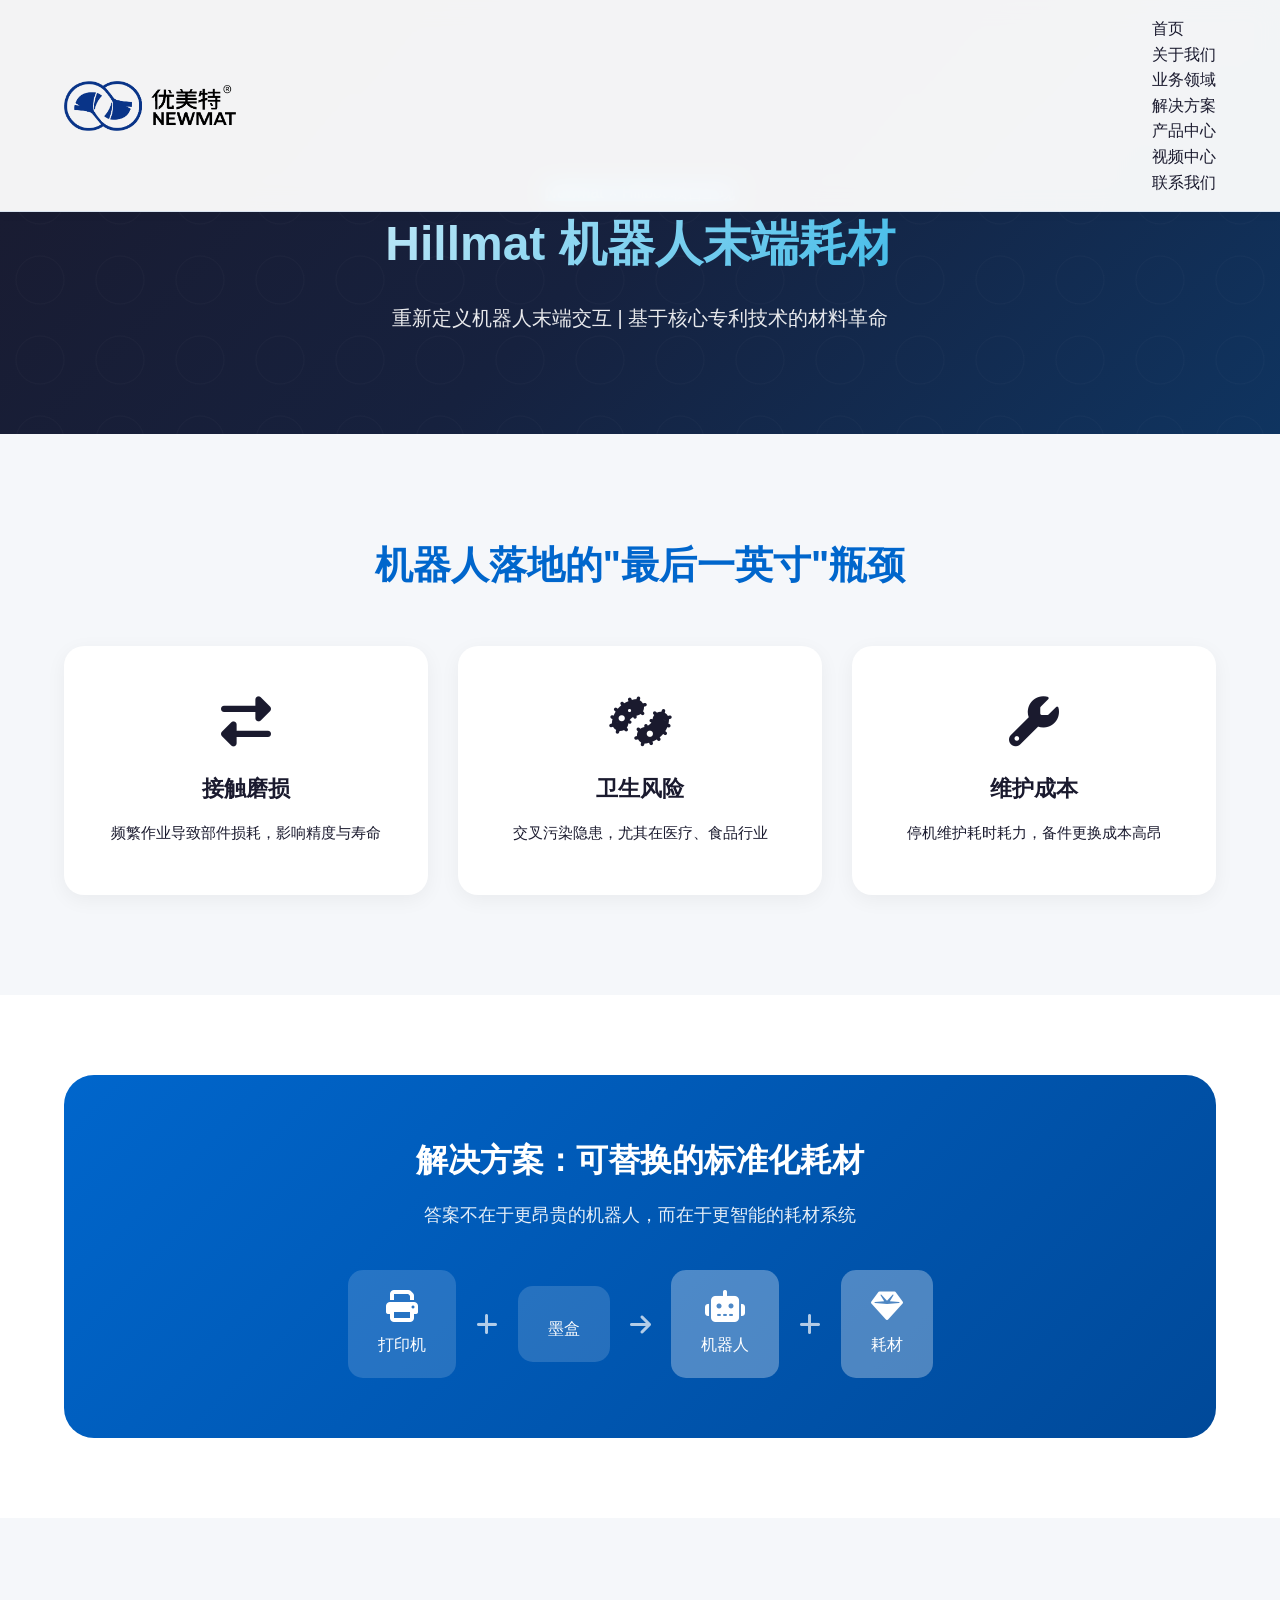
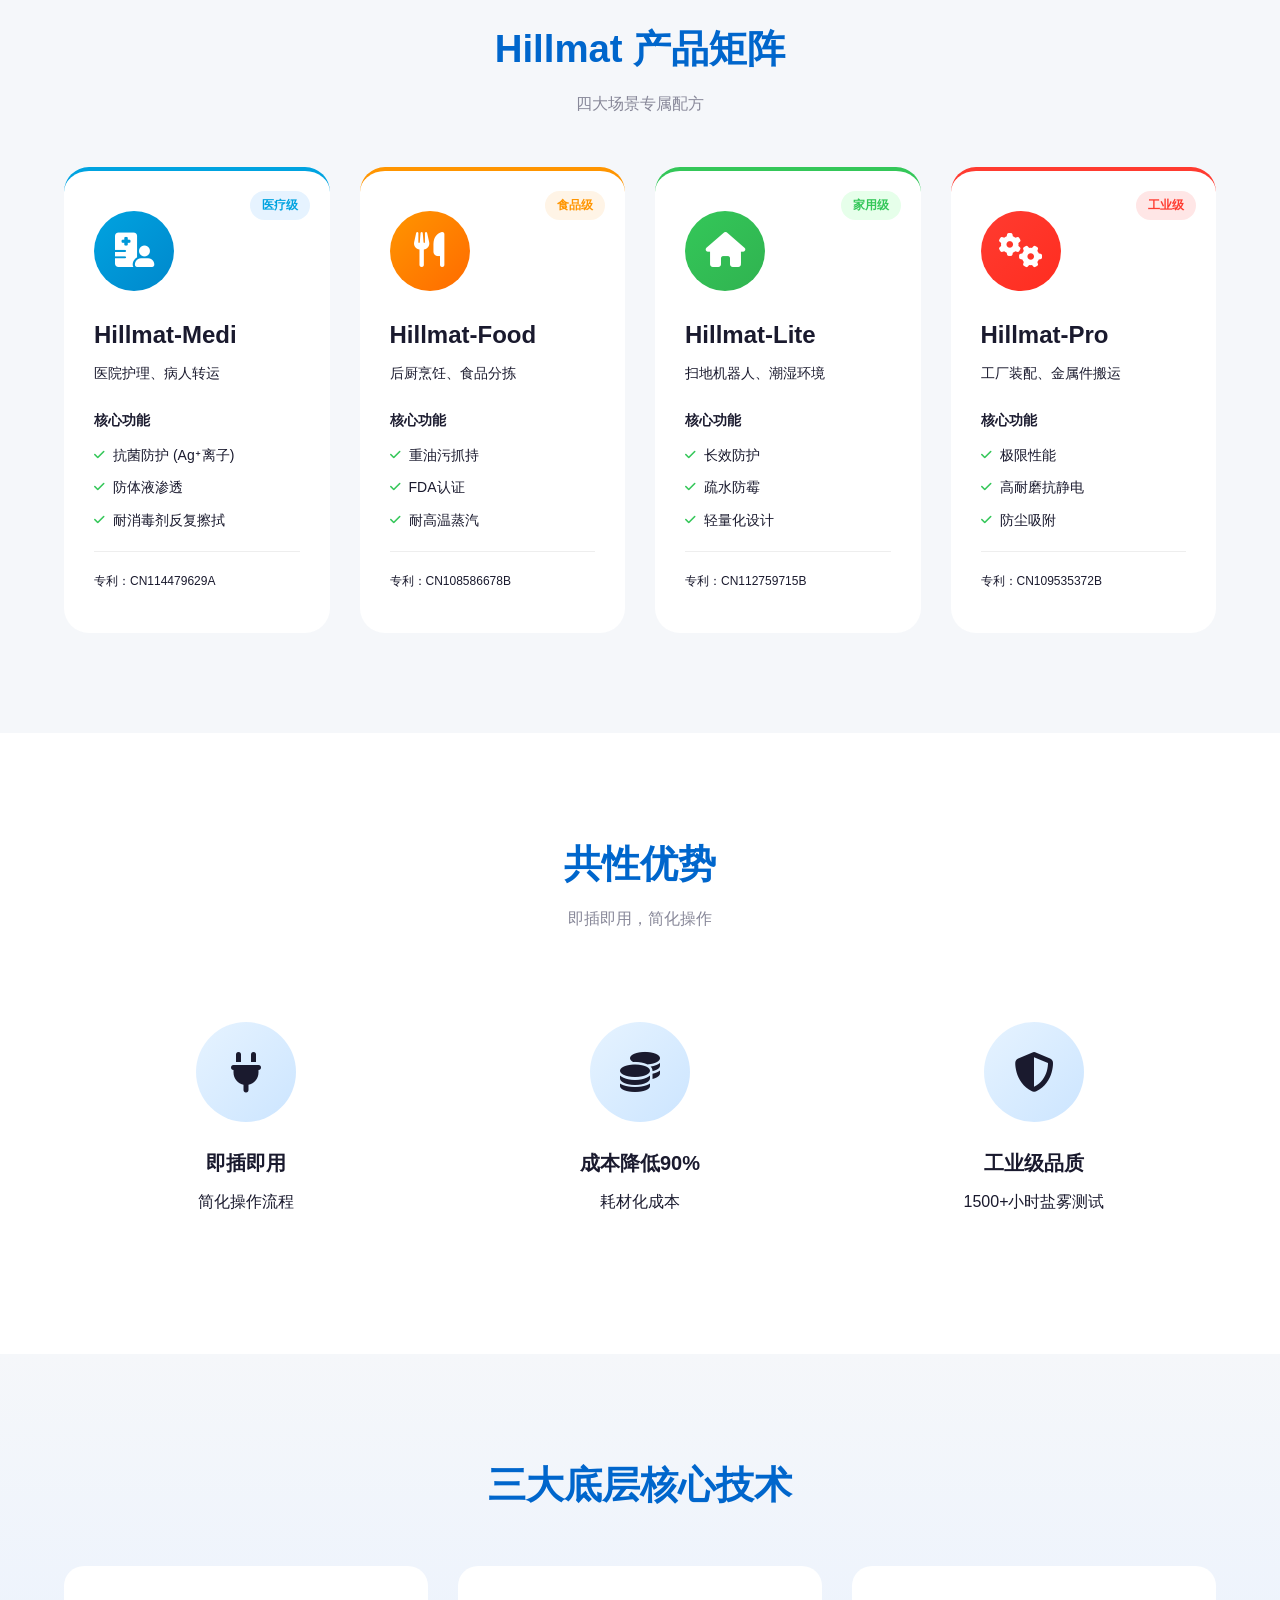
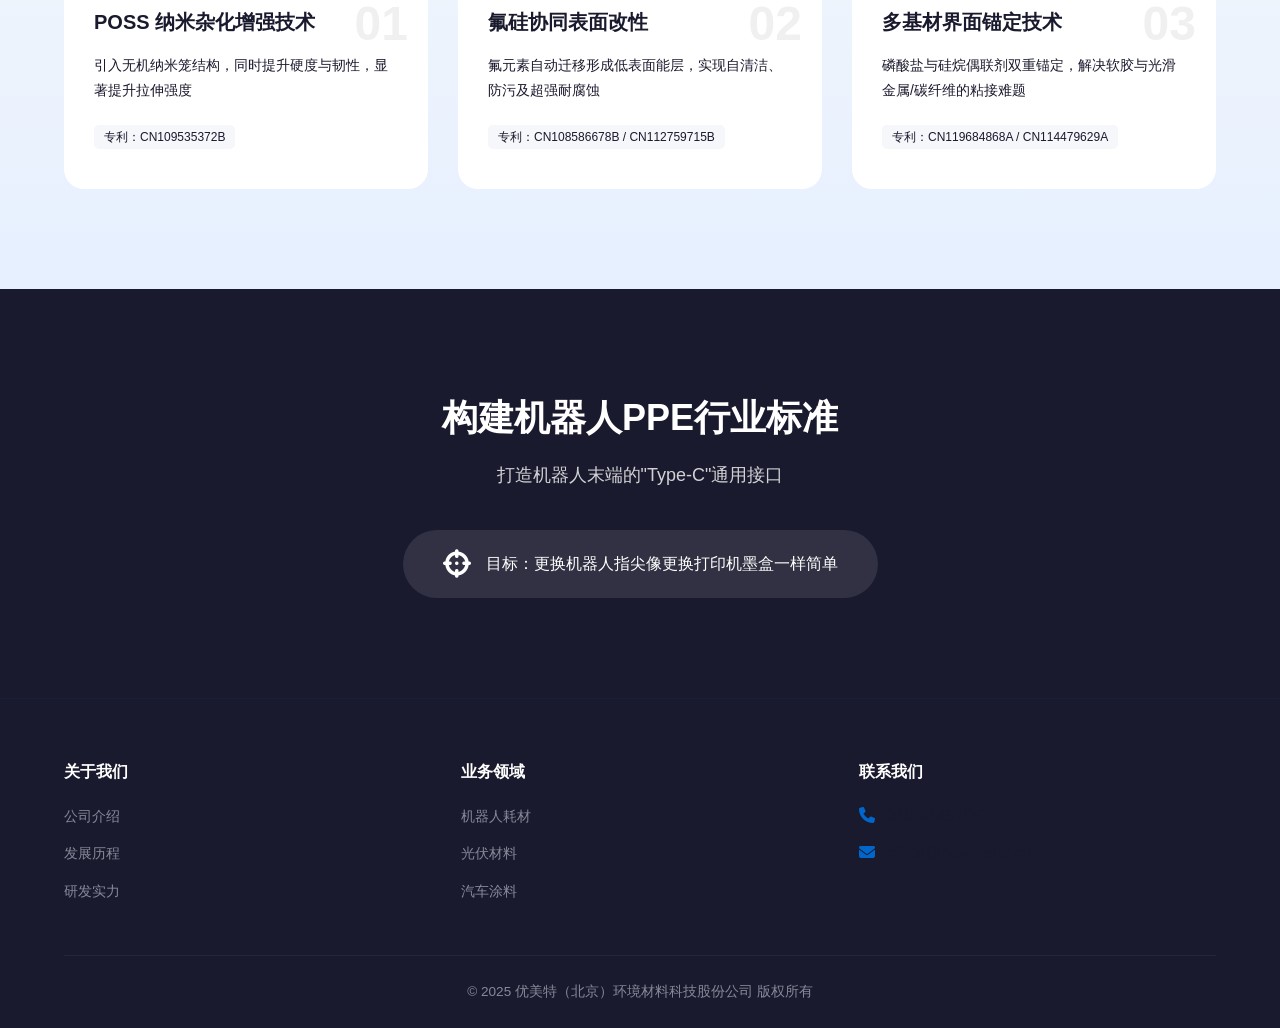
<file: solutions.html>
<!DOCTYPE html>
<html lang="zh-CN">
<head>
    <meta charset="UTF-8">
    <meta name="viewport" content="width=device-width, initial-scale=1.0">
    <title>解决方案 - Hillmat 机器人末端耗材 - 优美特 NEWMAT</title>
    <link rel="stylesheet" href="styles.css">
    <link rel="stylesheet" href="solutions.css">
    <link rel="stylesheet" href="https://cdnjs.cloudflare.com/ajax/libs/font-awesome/6.4.0/css/all.min.css">
</head>
<body>
    <nav class="navbar">
        <div class="nav-container">
            <a href="index.html" class="logo">
                <img src="images/logo-new.png" alt="NEWMAT 优美特" style="height:50px;">
            </a>
            <ul class="nav-menu">
                <li><a href="index.html">首页</a></li>
                <li><a href="about.html">关于我们</a></li>
                <li><a href="business.html">业务领域</a></li>
                <li><a href="solutions.html" class="active">解决方案</a></li>
                <li><a href="products.html">产品中心</a></li>
                <li><a href="videos.html">视频中心</a></li>
                <li><a href="contact.html">联系我们</a></li>
            </ul>
            <div class="menu-toggle"><i class="fas fa-bars"></i></div>
        </div>
    </nav>

    <!-- Hero -->
    <section class="solutions-hero">
        <div class="container">
            <span class="tag">Newmat × Hillbot 联合呈现</span>
            <h1>Hillmat 机器人末端耗材</h1>
            <p>重新定义机器人末端交互 | 基于核心专利技术的材料革命</p>
        </div>
    </section>

    <!-- 痛点 -->
    <section class="pain-points">
        <div class="container">
            <div class="section-header">
                <h2>机器人落地的"最后一英寸"瓶颈</h2>
            </div>
            <div class="pain-grid">
                <div class="pain-card">
                    <i class="fas fa-exchange-alt"></i>
                    <h3>接触磨损</h3>
                    <p>频繁作业导致部件损耗，影响精度与寿命</p>
                </div>
                <div class="pain-card">
                    <i class="fas fa-bacteria"></i>
                    <h3>卫生风险</h3>
                    <p>交叉污染隐患，尤其在医疗、食品行业</p>
                </div>
                <div class="pain-card">
                    <i class="fas fa-wrench"></i>
                    <h3>维护成本</h3>
                    <p>停机维护耗时耗力，备件更换成本高昂</p>
                </div>
            </div>
        </div>
    </section>

    <!-- 解决方案 -->
    <section class="solution-core">
        <div class="container">
            <div class="solution-banner">
                <div class="solution-content">
                    <h2>解决方案：可替换的标准化耗材</h2>
                    <p class="solution-tagline">答案不在于更昂贵的机器人，而在于更智能的耗材系统</p>
                    <div class="solution-model">
                        <div class="model-item">
                            <i class="fas fa-print"></i>
                            <span>打印机</span>
                        </div>
                        <i class="fas fa-plus"></i>
                        <div class="model-item">
                            <i class="fas fa-cartridge"></i>
                            <span>墨盒</span>
                        </div>
                        <i class="fas fa-arrow-right"></i>
                        <div class="model-item highlight">
                            <i class="fas fa-robot"></i>
                            <span>机器人</span>
                        </div>
                        <i class="fas fa-plus"></i>
                        <div class="model-item highlight">
                            <i class="fas fa-gem"></i>
                            <span>耗材</span>
                        </div>
                    </div>
                </div>
            </div>
        </div>
    </section>

    <!-- 四大产品线 -->
    <section class="products-section">
        <div class="container">
            <div class="section-header">
                <h2>Hillmat 产品矩阵</h2>
                <p>四大场景专属配方</p>
            </div>
            <div class="product-grid">
                <!-- Medi -->
                <div class="product-card medi">
                    <div class="product-badge">医疗级</div>
                    <div class="product-icon"><i class="fas fa-hospital-user"></i></div>
                    <h3>Hillmat-Medi</h3>
                    <p class="product场景">医院护理、病人转运</p>
                    <div class="product-features">
                        <h4>核心功能</h4>
                        <ul>
                            <li><i class="fas fa-check"></i> 抗菌防护 (Ag⁺离子)</li>
                            <li><i class="fas fa-check"></i> 防体液渗透</li>
                            <li><i class="fas fa-check"></i> 耐消毒剂反复擦拭</li>
                        </ul>
                    </div>
                    <div class="product-patent">
                        <span>专利：CN114479629A</span>
                    </div>
                </div>

                <!-- Food -->
                <div class="product-card food">
                    <div class="product-badge">食品级</div>
                    <div class="product-icon"><i class="fas fa-utensils"></i></div>
                    <h3>Hillmat-Food</h3>
                    <p class="product场景">后厨烹饪、食品分拣</p>
                    <div class="product-features">
                        <h4>核心功能</h4>
                        <ul>
                            <li><i class="fas fa-check"></i> 重油污抓持</li>
                            <li><i class="fas fa-check"></i> FDA认证</li>
                            <li><i class="fas fa-check"></i> 耐高温蒸汽</li>
                        </ul>
                    </div>
                    <div class="product-patent">
                        <span>专利：CN108586678B</span>
                    </div>
                </div>

                <!-- Lite -->
                <div class="product-card lite">
                    <div class="product-badge">家用级</div>
                    <div class="product-icon"><i class="fas fa-home"></i></div>
                    <h3>Hillmat-Lite</h3>
                    <p class="product场景">扫地机器人、潮湿环境</p>
                    <div class="product-features">
                        <h4>核心功能</h4>
                        <ul>
                            <li><i class="fas fa-check"></i> 长效防护</li>
                            <li><i class="fas fa-check"></i> 疏水防霉</li>
                            <li><i class="fas fa-check"></i> 轻量化设计</li>
                        </ul>
                    </div>
                    <div class="product-patent">
                        <span>专利：CN112759715B</span>
                    </div>
                </div>

                <!-- Pro -->
                <div class="product-card pro">
                    <div class="product-badge">工业级</div>
                    <div class="product-icon"><i class="fas fa-cogs"></i></div>
                    <h3>Hillmat-Pro</h3>
                    <p class="product场景">工厂装配、金属件搬运</p>
                    <div class="product-features">
                        <h4>核心功能</h4>
                        <ul>
                            <li><i class="fas fa-check"></i> 极限性能</li>
                            <li><i class="fas fa-check"></i> 高耐磨抗静电</li>
                            <li><i class="fas fa-check"></i> 防尘吸附</li>
                        </ul>
                    </div>
                    <div class="product-patent">
                        <span>专利：CN109535372B</span>
                    </div>
                </div>
            </div>
        </div>
    </section>

    <!-- 核心优势 -->
    <section class="advantages-section">
        <div class="container">
            <div class="section-header">
                <h2>共性优势</h2>
                <p>即插即用，简化操作</p>
            </div>
            <div class="advantage-icons">
                <div class="advantage-item">
                    <div class="adv-icon"><i class="fas fa-plug"></i></div>
                    <h4>即插即用</h4>
                    <p>简化操作流程</p>
                </div>
                <div class="advantage-item">
                    <div class="adv-icon"><i class="fas fa-coins"></i></div>
                    <h4>成本降低90%</h4>
                    <p>耗材化成本</p>
                </div>
                <div class="advantage-item">
                    <div class="adv-icon"><i class="fas fa-shield-alt"></i></div>
                    <h4>工业级品质</h4>
                    <p>1500+小时盐雾测试</p>
                </div>
            </div>
        </div>
    </section>

    <!-- 底层技术 -->
    <section class="tech-section">
        <div class="container">
            <div class="section-header">
                <h2>三大底层核心技术</h2>
            </div>
            <div class="tech-grid">
                <div class="tech-card">
                    <div class="tech-number">01</div>
                    <h3>POSS 纳米杂化增强技术</h3>
                    <p>引入无机纳米笼结构，同时提升硬度与韧性，显著提升拉伸强度</p>
                    <span class="patent">专利：CN109535372B</span>
                </div>
                <div class="tech-card">
                    <div class="tech-number">02</div>
                    <h3>氟硅协同表面改性</h3>
                    <p>氟元素自动迁移形成低表面能层，实现自清洁、防污及超强耐腐蚀</p>
                    <span class="patent">专利：CN108586678B / CN112759715B</span>
                </div>
                <div class="tech-card">
                    <div class="tech-number">03</div>
                    <h3>多基材界面锚定技术</h3>
                    <p>磷酸盐与硅烷偶联剂双重锚定，解决软胶与光滑金属/碳纤维的粘接难题</p>
                    <span class="patent">专利：CN119684868A / CN114479629A</span>
                </div>
            </div>
        </div>
    </section>

    <!-- 愿景 -->
    <section class="vision-section">
        <div class="container">
            <div class="vision-content">
                <h2>构建机器人PPE行业标准</h2>
                <p>打造机器人末端的"Type-C"通用接口</p>
                <div class="vision-goal">
                    <i class="fas fa-crosshairs"></i>
                    <span>目标：更换机器人指尖像更换打印机墨盒一样简单</span>
                </div>
            </div>
        </div>
    </section>

    <!-- 页脚 -->
    <footer class="footer">
        <div class="container">
            <div class="footer-grid">
                <div class="footer-col">
                    <h4>关于我们</h4>
                    <ul>
                        <li><a href="about.html">公司介绍</a></li>
                        <li><a href="about.html">发展历程</a></li>
                        <li><a href="about.html">研发实力</a></li>
                    </ul>
                </div>
                <div class="footer-col">
                    <h4>业务领域</h4>
                    <ul>
                        <li><a href="solutions.html">机器人耗材</a></li>
                        <li><a href="business.html">光伏材料</a></li>
                        <li><a href="business.html">汽车涂料</a></li>
                    </ul>
                </div>
                <div class="footer-col">
                    <h4>联系我们</h4>
                    <ul>
                        <li><i class="fas fa-phone"></i> 010-61457057</li>
                        <li><i class="fas fa-envelope"></i> office@newmater.cn</li>
                    </ul>
                </div>
            </div>
            <div class="footer-bottom">
                <p>&copy; 2025 优美特（北京）环境材料科技股份公司 版权所有</p>
            </div>
        </div>
    </footer>

    <script src="script.js"></script>
</body>
</html>
</file>
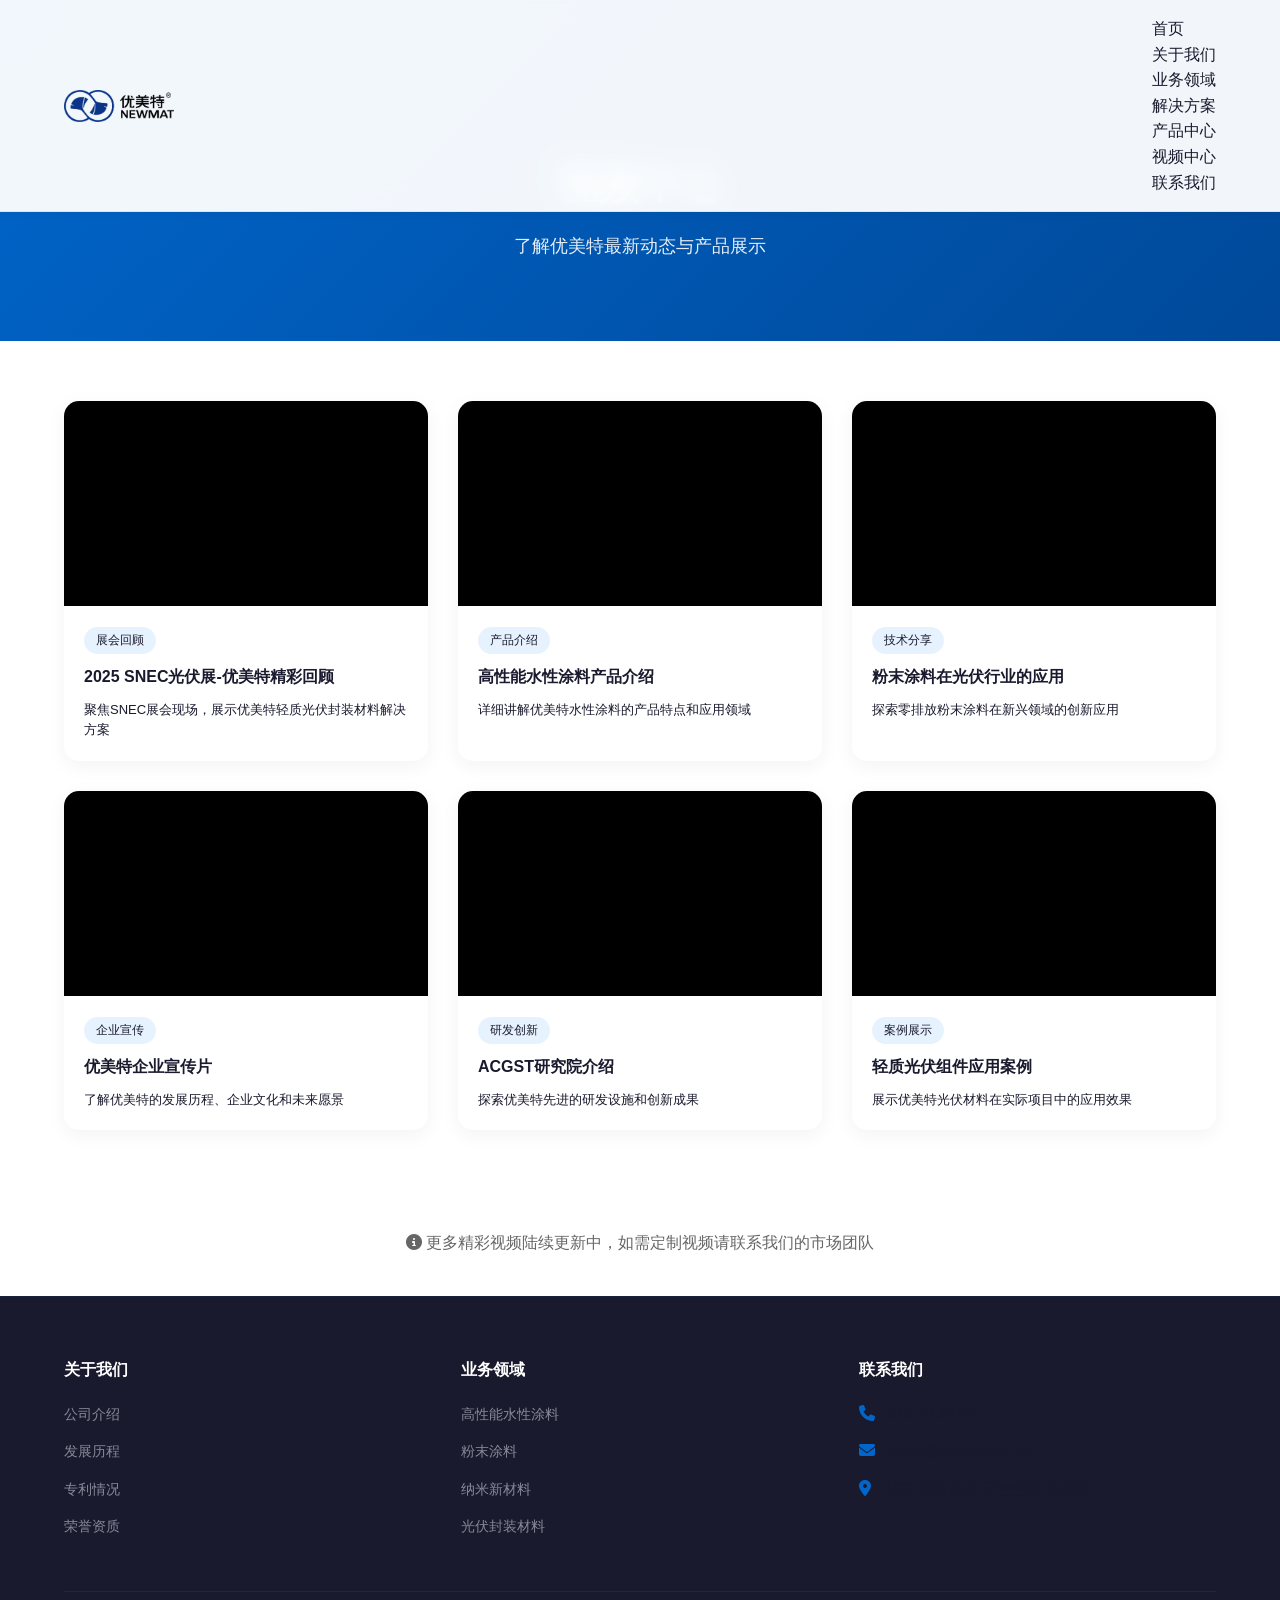
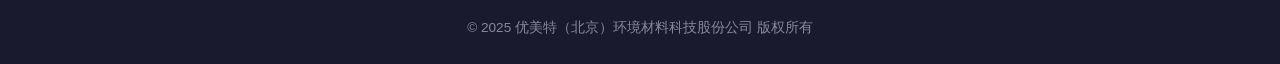
<file: videos.html>
<!DOCTYPE html>
<html lang="zh-CN">
<head>
    <meta charset="UTF-8">
    <meta name="viewport" content="width=device-width, initial-scale=1.0">
    <title>视频中心 - 优美特 NEWMAT</title>
    <link rel="stylesheet" href="styles.css">
    <link rel="stylesheet" href="https://cdnjs.cloudflare.com/ajax/libs/font-awesome/6.4.0/css/all.min.css">
    <style>
        .videos-hero { background: linear-gradient(135deg, #0066CC 0%, #004999 100%); padding: 150px 0 80px; text-align: center; color: white; }
        .videos-hero h1 { font-size: 42px; margin-bottom: 15px; }
        .videos-hero p { font-size: 18px; opacity: 0.9; }
        .videos-grid { display: grid; grid-template-columns: repeat(auto-fill, minmax(350px, 1fr)); gap: 30px; padding: 60px 0; }
        .video-card { background: white; border-radius: 15px; overflow: hidden; box-shadow: 0 5px 20px rgba(0,0,0,0.05); transition: var(--transition); }
        .video-card:hover { transform: translateY(-10px); box-shadow: 0 15px 40px rgba(0,0,0,0.1); }
        .video-wrapper { position: relative; padding-bottom: 56.25%; height: 0; background: #000; }
        .video-wrapper iframe, .video-wrapper video { position: absolute; top: 0; left: 0; width: 100%; height: 100%; border: 0; }
        .video-info { padding: 20px; }
        .video-info h3 { font-size: 16px; margin-bottom: 10px; }
        .video-info p { color: var(--text-light); font-size: 13px; }
        .video-category { display: inline-block; padding: 4px 12px; background: #e6f3ff; color: var(--primary-color); border-radius: 15px; font-size: 12px; margin-bottom: 10px; }
    </style>
</head>
<body>
    <nav class="navbar">
        <div class="nav-container">
            <a href="index.html" class="logo"><img src="images/logo-new.png" alt="NEWMAT 优美特"></a>
            <ul class="nav-menu">
                <li><a href="index.html">首页</a></li>
                <li><a href="about.html">关于我们</a></li>
                <li><a href="business.html">业务领域</a></li>
                <li><a href="solutions.html">解决方案</a></li>
                <li><a href="products.html">产品中心</a></li>
                <li><a href="videos.html" class="active">视频中心</a></li>
                <li><a href="contact.html">联系我们</a></li>
            </ul>
            <div class="menu-toggle"><i class="fas fa-bars"></i></div>
        </div>
    </nav>

    <div class="videos-hero">
        <div class="container">
            <h1>视频中心</h1>
            <p>了解优美特最新动态与产品展示</p>
        </div>
    </div>

    <div class="page-content">
        <div class="container">
            <div class="videos-grid">
                <!-- 视频1 -->
                <div class="video-card">
                    <div class="video-wrapper">
                        <iframe src="https://www.youtube.com/embed/dQw4w9WgXcQ" allowfullscreen></iframe>
                    </div>
                    <div class="video-info">
                        <span class="video-category">展会回顾</span>
                        <h3>2025 SNEC光伏展-优美特精彩回顾</h3>
                        <p>聚焦SNEC展会现场，展示优美特轻质光伏封装材料解决方案</p>
                    </div>
                </div>

                <!-- 视频2 -->
                <div class="video-card">
                    <div class="video-wrapper">
                        <iframe src="https://www.youtube.com/embed/dQw4w9WgXcQ" allowfullscreen></iframe>
                    </div>
                    <div class="video-info">
                        <span class="video-category">产品介绍</span>
                        <h3>高性能水性涂料产品介绍</h3>
                        <p>详细讲解优美特水性涂料的产品特点和应用领域</p>
                    </div>
                </div>

                <!-- 视频3 -->
                <div class="video-card">
                    <div class="video-wrapper">
                        <iframe src="https://www.youtube.com/embed/dQw4w9WgXcQ" allowfullscreen></iframe>
                    </div>
                    <div class="video-info">
                        <span class="video-category">技术分享</span>
                        <h3>粉末涂料在光伏行业的应用</h3>
                        <p>探索零排放粉末涂料在新兴领域的创新应用</p>
                    </div>
                </div>

                <!-- 视频4 -->
                <div class="video-card">
                    <div class="video-wrapper">
                        <iframe src="https://www.youtube.com/embed/dQw4w9WgXcQ" allowfullscreen></iframe>
                    </div>
                    <div class="video-info">
                        <span class="video-category">企业宣传</span>
                        <h3>优美特企业宣传片</h3>
                        <p>了解优美特的发展历程、企业文化和未来愿景</p>
                    </div>
                </div>

                <!-- 视频5 -->
                <div class="video-card">
                    <div class="video-wrapper">
                        <iframe src="https://www.youtube.com/embed/dQw4w9WgXcQ" allowfullscreen></iframe>
                    </div>
                    <div class="video-info">
                        <span class="video-category">研发创新</span>
                        <h3>ACGST研究院介绍</h3>
                        <p>探索优美特先进的研发设施和创新成果</p>
                    </div>
                </div>

                <!-- 视频6 -->
                <div class="video-card">
                    <div class="video-wrapper">
                        <iframe src="https://www.youtube.com/embed/dQw4w9WgXcQ" allowfullscreen></iframe>
                    </div>
                    <div class="video-info">
                        <span class="video-category">案例展示</span>
                        <h3>轻质光伏组件应用案例</h3>
                        <p>展示优美特光伏材料在实际项目中的应用效果</p>
                    </div>
                </div>
            </div>

            <div style="text-align: center; padding: 40px 0; color: #666;">
                <p><i class="fas fa-info-circle"></i> 更多精彩视频陆续更新中，如需定制视频请联系我们的市场团队</p>
            </div>
        </div>
    </div>

    <footer class="footer">
        <div class="container">
            <div class="footer-grid">
                <div class="footer-col">
                    <h4>关于我们</h4>
                    <ul>
                        <li><a href="about.html">公司介绍</a></li>
                        <li><a href="about.html">发展历程</a></li>
                        <li><a href="about.html">专利情况</a></li>
                        <li><a href="about.html">荣誉资质</a></li>
                    </ul>
                </div>
                <div class="footer-col">
                    <h4>业务领域</h4>
                    <ul>
                        <li><a href="business.html">高性能水性涂料</a></li>
                        <li><a href="business.html">粉末涂料</a></li>
                        <li><a href="business.html">纳米新材料</a></li>
                        <li><a href="business.html">光伏封装材料</a></li>
                    </ul>
                </div>
                <div class="footer-col">
                    <h4>联系我们</h4>
                    <ul>
                        <li><i class="fas fa-phone"></i> 010-61457057</li>
                        <li><i class="fas fa-envelope"></i> office@newmater.cn</li>
                        <li><i class="fas fa-map-marker-alt"></i> 北京市顺义区天竺空港工业区</li>
                    </ul>
                </div>
            </div>
            <div class="footer-bottom">
                <p>&copy; 2025 优美特（北京）环境材料科技股份公司 版权所有</p>
            </div>
        </div>
    </footer>

    <script src="script.js"></script>
</body>
</html>
</file>
<file: styles.css>
/* 全局样式 - 白色浅灰科技风 */
:root {
    --primary: #0066cc;
    --primary-light: #3388dd;
    --primary-dark: #004499;
    --accent: #0066cc;
    --accent2: #0088cc;
    --bg-dark: #ffffff;
    --bg-card: #ffffff;
    --bg-light: #f5f7fa;
    --text: #1a1a2e;
    --text-muted: #888899;
    --border: rgba(0,102,204,0.1);
    --gradient: linear-gradient(135deg, #ffffff, #f5f7fa);
}

* {
    margin: 0;
    padding: 0;
    box-sizing: border-box;
}

body {
    font-family: 'PingFang SC', 'Microsoft YaHei', -apple-system, sans-serif;
    background: var(--bg-dark);
    color: var(--text);
    line-height: 1.6;
    overflow-x: hidden;
}

.container {
    max-width: 1200px;
    margin: 0 auto;
    padding: 0 24px;
}

a {
    text-decoration: none;
    color: inherit;
}

ul {
    list-style: none;
}

img {
    max-width: 100%;
    display: block;
}

/* 导航 */
.navbar {
    position: fixed;
    top: 0;
    left: 0;
    right: 0;
    z-index: 1000;
    background: rgba(255,255,255,0.95);
    backdrop-filter: blur(12px);
    border-bottom: 1px solid var(--border);
    box-shadow: 0 2px 20px rgba(0,0,0,0.06);
}

.nav-container {
    max-width: 1200px;
    margin: 0 auto;
    padding: 16px 24px;
    display: flex;
    align-items: center;
    justify-content: space-between;
}

.logo {
    display: flex;
    align-items: center;
    gap: 10px;
    font-size: 20px;
    font-weight: 700;
    color: var(--primary);
}

.logo img {
    height: 32px;
}

.logo span {
    color: var(--accent);
}

.nav-links {
    display: flex;
    gap: 28px;
}

.nav-links a {
    font-size: 14px;
    color: var(--text-muted);
    transition: 0.2s;
}

.nav-links a:hover,
.nav-links a.active {
    color: var(--primary);
}

.menu-toggle {
    display: none;
}

/* Hero */
.hero {
    min-height: 100vh;
    display: flex;
    align-items: center;
    justify-content: center;
    text-align: center;
    padding: 120px 24px 80px;
    position: relative;
    overflow: hidden;
    background: #ffffff;
}

.hero-bg {
    position: absolute;
    inset: 0;
    background-image: url('images/robot-tech.png');
    background-size: cover;
    background-position: center;
    opacity: 0.2;
    mask-image: linear-gradient(180deg, black 20%, transparent 85%);
    -webkit-mask-image: linear-gradient(180deg, black 20%, transparent 85%);
}

.hero::before {
    content: '';
    position: absolute;
    inset: 0;
    background-image: 
        linear-gradient(rgba(0,212,255,0.03) 1px, transparent 1px),
        linear-gradient(90deg, rgba(0,212,255,0.03) 1px, transparent 1px);
    background-size: 60px 60px;
}

.hero-content {
    position: relative;
    max-width: 750px;
    animation: fadeInUp 0.8s ease-out;
}

@keyframes fadeInUp {
    from { opacity: 0; transform: translateY(30px); }
    to { opacity: 1; transform: translateY(0); }
}

.hero-badge {
    display: inline-block;
    padding: 8px 18px;
    background: rgba(0,102,204,0.08);
    border: 1px solid rgba(0,102,204,0.15);
    border-radius: 50px;
    font-size: 13px;
    font-weight: 500;
    color: var(--primary);
    margin-bottom: 24px;
}

.hero h1 {
    font-size: clamp(2.5rem, 5vw, 3.8rem);
    font-weight: 800;
    line-height: 1.15;
    margin-bottom: 20px;
    letter-spacing: -0.02em;
    color: var(--primary);
}

.hero h1 span {
    background: linear-gradient(135deg, var(--primary) 0%, var(--primary-light) 100%);
    -webkit-background-clip: text;
    -webkit-text-fill-color: transparent;
    background-clip: text;
}

.hero p {
    font-size: 1.15rem;
    color: var(--text-muted);
    margin-bottom: 36px;
}

.hero-btns {
    display: flex;
    gap: 16px;
    justify-content: center;
    flex-wrap: wrap;
}

.btn {
    padding: 14px 32px;
    border-radius: 10px;
    font-size: 15px;
    font-weight: 600;
    transition: 0.3s;
    cursor: pointer;
    border: none;
}

.btn-primary {
    background: linear-gradient(135deg, var(--primary) 0%, var(--primary-light) 100%);
    color: white;
    box-shadow: 0 4px 20px rgba(0,102,204,0.3);
}

.btn-primary:hover {
    transform: translateY(-2px);
    box-shadow: 0 8px 30px rgba(0,102,204,0.4);
}

.btn-secondary {
    background: transparent;
    color: var(--primary);
    border: 1px solid rgba(0,102,204,0.3);
}

.btn-secondary:hover {
    border-color: var(--primary);
    background: rgba(0,102,204,0.05);
}

/* 通用区块 */
section {
    padding: 90px 0;
}

.section-header {
    text-align: center;
    max-width: 600px;
    margin: 0 auto 50px;
}

.section-tag {
    display: inline-block;
    font-size: 12px;
    font-weight: 600;
    text-transform: uppercase;
    letter-spacing: 0.1em;
    color: var(--primary);
    margin-bottom: 12px;
}

.section-header h2 {
    font-size: clamp(1.8rem, 3vw, 2.4rem);
    font-weight: 700;
    margin-bottom: 12px;
    color: var(--primary);
}

.section-header p {
    color: var(--text-muted);
}

/* 核心业务 */
.services {
    background: var(--bg-light);
}

.services-grid {
    display: grid;
    grid-template-columns: repeat(auto-fit, minmax(260px, 1fr));
    gap: 24px;
}

.service-card {
    background: var(--bg-card);
    border: 1px solid var(--border);
    border-radius: 16px;
    padding: 28px;
    transition: 0.3s;
}

.service-card:hover {
    transform: translateY(-6px);
    border-color: rgba(0,102,204,0.3);
    box-shadow: 0 20px 50px rgba(0,102,204,0.15);
}

.service-img {
    width: 100%;
    height: 150px;
    border-radius: 12px;
    overflow: hidden;
    margin-bottom: 20px;
}

.service-img img {
    width: 100%;
    height: 100%;
    object-fit: cover;
}

.service-icon {
    width: 48px;
    height: 48px;
    background: rgba(0,212,255,0.1);
    border-radius: 12px;
    display: flex;
    align-items: center;
    justify-content: center;
    margin-bottom: 16px;
}

.service-icon i {
    font-size: 22px;
    color: var(--accent);
}

.service-card h3 {
    font-size: 1.15rem;
    font-weight: 600;
    margin-bottom: 10px;
    color: var(--primary);
}

.service-card p {
    font-size: 0.9rem;
    color: var(--text-muted);
    line-height: 1.7;
    margin-bottom: 14px;
}

.service-link {
    font-size: 14px;
    font-weight: 600;
    color: var(--primary);
    display: inline-flex;
    align-items: center;
    gap: 6px;
    transition: 0.2s;
}

.service-link:hover {
    gap: 10px;
}

/* 亮点专区 */
.highlight-section {
    background: var(--bg-card);
}

.highlight-grid {
    display: grid;
    grid-template-columns: 1fr 1fr;
    gap: 60px;
    align-items: center;
}

.highlight-content .section-tag {
    text-align: left;
}

.highlight-content h2 {
    text-align: left;
    font-size: 2rem;
    margin-bottom: 16px;
    color: var(--primary);
}

.highlight-content > p {
    text-align: left;
    color: var(--text-muted);
    margin-bottom: 24px;
    line-height: 1.7;
}

.highlight-features {
    display: grid;
    gap: 14px;
    margin-bottom: 28px;
}

.hf-item {
    display: flex;
    align-items: center;
    gap: 14px;
    padding: 14px 18px;
    background: rgba(0,0,0,0.2);
    border-radius: 10px;
    border: 1px solid var(--border);
}

.hf-item i {
    color: var(--accent);
    font-size: 18px;
}

.hf-item h4 {
    font-size: 0.95rem;
    font-weight: 600;
    margin-bottom: 2px;
}

.hf-item p {
    font-size: 0.8rem;
    color: var(--text-muted);
}

.highlight-image img {
    border-radius: 20px;
    box-shadow: 0 30px 60px rgba(0,0,0,0.4);
}

/* 光伏 */
.pv-section {
    background: var(--bg-light);
}

.pv-grid {
    display: grid;
    grid-template-columns: repeat(auto-fit, minmax(280px, 1fr));
    gap: 24px;
}

.pv-card {
    background: var(--bg-card);
    border: 1px solid var(--border);
    border-radius: 16px;
    padding: 28px;
    transition: 0.3s;
}

.pv-card:hover {
    transform: translateY(-6px);
    border-color: rgba(0,102,204,0.4);
}

.pv-icon {
    width: 48px;
    height: 48px;
    background: rgba(255,150,0,0.1);
    border-radius: 12px;
    display: flex;
    align-items: center;
    justify-content: center;
    margin-bottom: 16px;
}

.pv-icon i {
    font-size: 22px;
    color: #FF9500;
}

.pv-card h3 {
    font-size: 1.1rem;
    font-weight: 600;
    margin-bottom: 10px;
}

.pv-card > p {
    font-size: 0.9rem;
    color: var(--text-muted);
    margin-bottom: 14px;
    line-height: 1.6;
}

.pv-card ul li {
    font-size: 0.85rem;
    color: var(--text-muted);
    margin-bottom: 8px;
    display: flex;
    align-items: center;
    gap: 8px;
}

.pv-card ul li i {
    color: var(--accent);
    font-size: 10px;
}

/* 汽车 */
.auto-section {
    background: var(--bg-card);
}

.auto-grid {
    display: grid;
    grid-template-columns: 1fr 1fr;
    gap: 60px;
    align-items: center;
}

.auto-grid.reverse {
    direction: rtl;
}

.auto-grid.reverse > * {
    direction: ltr;
}

.auto-image img {
    border-radius: 20px;
    box-shadow: 0 30px 60px rgba(0,0,0,0.4);
}

.auto-content .section-tag {
    text-align: left;
}

.auto-content h2 {
    text-align: left;
    font-size: 2rem;
    margin-bottom: 16px;
    color: var(--primary);
}

.auto-content > p {
    text-align: left;
    color: var(--text-muted);
    margin-bottom: 24px;
    line-height: 1.7;
}

.auto-features {
    display: grid;
    gap: 12px;
}

.af-item {
    display: flex;
    align-items: center;
    gap: 10px;
    font-size: 0.95rem;
    color: var(--text-muted);
}

.af-item i {
    color: var(--accent);
    font-size: 8px;
}

/* 优势 */
.advantage-section {
    background: var(--bg-light);
}

.advantage-grid {
    display: grid;
    grid-template-columns: repeat(auto-fit, minmax(200px, 1fr));
    gap: 24px;
}

.advantage-card {
    background: var(--bg-card);
    border: 1px solid var(--border);
    border-radius: 16px;
    padding: 32px 24px;
    text-align: center;
    transition: 0.3s;
}

.advantage-card:hover {
    transform: translateY(-4px);
    border-color: rgba(0,102,204,0.3);
}

.advantage-number {
    font-size: 2.5rem;
    font-weight: 800;
    color: var(--accent);
    margin-bottom: 6px;
}

.advantage-card h4 {
    font-size: 1rem;
    font-weight: 600;
    margin-bottom: 6px;
}

.advantage-card p {
    font-size: 0.85rem;
    color: var(--text-muted);
}

/* 页脚 */
.footer {
    background: #1a1a2e;
    padding: 60px 0 25px;
    border-top: 1px solid var(--border);
}

.footer-grid {
    display: grid;
    grid-template-columns: repeat(auto-fit, minmax(180px, 1fr));
    gap: 40px;
    margin-bottom: 40px;
}

.footer-col h4 {
    font-size: 1rem;
    font-weight: 600;
    margin-bottom: 18px;
    color: white;
}

.footer-col ul li {
    margin-bottom: 12px;
}

.footer-col ul li a {
    color: var(--text-muted);
    font-size: 0.9rem;
    transition: 0.2s;
}

.footer-col ul li a:hover {
    color: var(--primary);
}

.footer-col ul li i {
    margin-right: 8px;
    color: var(--accent);
}

.footer-bottom {
    text-align: center;
    padding-top: 25px;
    border-top: 1px solid rgba(255,255,255,0.05);
}

.footer-bottom p {
    color: var(--text-muted);
    font-size: 0.85rem;
}

/* 响应式 */
@media (max-width: 768px) {
    .menu-toggle {
        display: block;
    }
    .nav-links {
        display: none;
    }
    .hero h1 {
        font-size: 2rem;
    }
    .highlight-grid,
    .auto-grid {
        grid-template-columns: 1fr;
        gap: 40px;
    }
    .auto-grid.reverse {
        direction: ltr;
    }
}
</file>
<file: solutions.css>
/* 解决方案页面样式 */

.solutions-hero {
    background: linear-gradient(135deg, #1a1a2e 0%, #16213e 50%, #0f3460 100%);
    padding: 180px 0 100px;
    text-align: center;
    color: white;
    position: relative;
    overflow: hidden;
}

.solutions-hero::before {
    content: '';
    position: absolute;
    top: 0;
    left: 0;
    right: 0;
    bottom: 0;
    background: url('data:image/svg+xml,<svg xmlns="http://www.w3.org/2000/svg" viewBox="0 0 100 100"><circle cx="50" cy="50" r="30" fill="none" stroke="rgba(255,255,255,0.05)" stroke-width="0.5"/></svg>') repeat;
    background-size: 80px 80px;
}

.solutions-hero .container {
    position: relative;
    z-index: 1;
}

.solutions-hero .tag {
    background: linear-gradient(135deg, #00A3E0, #0066CC);
    margin-bottom: 25px;
}

.solutions-hero h1 {
    font-size: 48px;
    margin-bottom: 20px;
    background: linear-gradient(135deg, #fff, #00A3E0);
    -webkit-background-clip: text;
    -webkit-text-fill-color: transparent;
    background-clip: text;
}

.solutions-hero p {
    font-size: 20px;
    opacity: 0.9;
}

/* 痛点 */
.pain-points {
    padding: 100px 0;
    background: var(--bg-light);
}

.pain-grid {
    display: grid;
    grid-template-columns: repeat(auto-fit, minmax(280px, 1fr));
    gap: 30px;
}

.pain-card {
    background: white;
    padding: 50px 30px;
    border-radius: 20px;
    text-align: center;
    box-shadow: 0 5px 20px rgba(0,0,0,0.05);
    transition: var(--transition);
}

.pain-card:hover {
    transform: translateY(-10px);
    box-shadow: 0 15px 40px rgba(0,0,0,0.1);
}

.pain-card i {
    font-size: 50px;
    color: var(--primary-color);
    margin-bottom: 25px;
}

.pain-card h3 {
    font-size: 22px;
    margin-bottom: 15px;
}

.pain-card p {
    color: var(--text-light);
    font-size: 15px;
}

/* 解决方案核心 */
.solution-core {
    padding: 80px 0;
    background: white;
}

.solution-banner {
    background: linear-gradient(135deg, #0066CC 0%, #004999 100%);
    border-radius: 30px;
    padding: 60px;
    text-align: center;
    color: white;
}

.solution-content h2 {
    font-size: 32px;
    margin-bottom: 15px;
}

.solution-tagline {
    font-size: 18px;
    opacity: 0.9;
    margin-bottom: 40px;
}

.solution-model {
    display: flex;
    align-items: center;
    justify-content: center;
    gap: 20px;
    flex-wrap: wrap;
}

.model-item {
    display: flex;
    flex-direction: column;
    align-items: center;
    gap: 10px;
    padding: 20px 30px;
    background: rgba(255,255,255,0.15);
    border-radius: 15px;
}

.model-item i {
    font-size: 32px;
}

.model-item.highlight {
    background: rgba(255,255,255,0.3);
}

.solution-model i.fa-plus,
.solution-model i.fa-arrow-right {
    font-size: 24px;
    opacity: 0.7;
}

/* 产品矩阵 */
.products-section {
    padding: 100px 0;
    background: var(--bg-light);
}

.product-grid {
    display: grid;
    grid-template-columns: repeat(auto-fit, minmax(260px, 1fr));
    gap: 30px;
}

.product-card {
    background: white;
    border-radius: 25px;
    padding: 40px 30px;
    position: relative;
    overflow: hidden;
    transition: var(--transition);
}

.product-card:hover {
    transform: translateY(-10px);
}

.product-card.medi { border-top: 4px solid #00A3E0; }
.product-card.food { border-top: 4px solid #FF9500; }
.product-card.lite { border-top: 4px solid #34C759; }
.product-card.pro { border-top: 4px solid #FF3B30; }

.product-badge {
    position: absolute;
    top: 20px;
    right: 20px;
    padding: 5px 12px;
    border-radius: 15px;
    font-size: 12px;
    font-weight: 600;
}

.medi .product-badge { background: #e6f3ff; color: #00A3E0; }
.food .product-badge { background: #fff4e6; color: #FF9500; }
.lite .product-badge { background: #e6ffea; color: #34C759; }
.pro .product-badge { background: #ffe6e6; color: #FF3B30; }

.product-icon {
    width: 80px;
    height: 80px;
    border-radius: 50%;
    display: flex;
    align-items: center;
    justify-content: center;
    margin-bottom: 25px;
}

.medi .product-icon { background: linear-gradient(135deg, #00A3E0, #0088CC); }
.food .product-icon { background: linear-gradient(135deg, #FF9500, #FF6B00); }
.lite .product-icon { background: linear-gradient(135deg, #34C759, #30B350); }
.pro .product-icon { background: linear-gradient(135deg, #FF3B30, #FF2D20); }

.product-icon i {
    font-size: 35px;
    color: white;
}

.product-card h3 {
    font-size: 24px;
    margin-bottom: 8px;
}

.product场景 {
    color: var(--text-light);
    font-size: 14px;
    margin-bottom: 25px;
}

.product-features {
    margin-bottom: 20px;
}

.product-features h4 {
    font-size: 14px;
    color: var(--text-dark);
    margin-bottom: 12px;
}

.product-features ul {
    list-style: none;
}

.product-features ul li {
    font-size: 14px;
    color: var(--text-light);
    margin-bottom: 10px;
    display: flex;
    align-items: center;
    gap: 8px;
}

.product-features ul li i {
    color: #34C759;
    font-size: 12px;
}

.product-patent {
    padding-top: 15px;
    border-top: 1px solid #eee;
}

.product-patent span {
    font-size: 12px;
    color: var(--text-light);
}

/* 优势 */
.advantages-section {
    padding: 100px 0;
    background: white;
}

.advantage-icons {
    display: grid;
    grid-template-columns: repeat(auto-fit, minmax(250px, 1fr));
    gap: 30px;
}

.advantage-item {
    text-align: center;
    padding: 40px 30px;
}

.adv-icon {
    width: 100px;
    height: 100px;
    background: linear-gradient(135deg, #e6f3ff, #cce5ff);
    border-radius: 50%;
    display: flex;
    align-items: center;
    justify-content: center;
    margin: 0 auto 25px;
}

.adv-icon i {
    font-size: 40px;
    color: var(--primary-color);
}

.advantage-item h4 {
    font-size: 20px;
    margin-bottom: 10px;
}

.advantage-item p {
    color: var(--text-light);
}

/* 技术 */
.tech-section {
    padding: 100px 0;
    background: linear-gradient(180deg, #f5f7fa 0%, #e6f0ff 100%);
}

.tech-grid {
    display: grid;
    grid-template-columns: repeat(auto-fit, minmax(300px, 1fr));
    gap: 30px;
}

.tech-card {
    background: white;
    padding: 40px 30px;
    border-radius: 20px;
    position: relative;
    transition: var(--transition);
}

.tech-card:hover {
    transform: translateY(-5px);
    box-shadow: 0 15px 40px rgba(0,0,0,0.1);
}

.tech-number {
    position: absolute;
    top: 20px;
    right: 20px;
    font-size: 48px;
    font-weight: 700;
    color: #f0f0f0;
}

.tech-card h3 {
    font-size: 20px;
    margin-bottom: 15px;
    color: var(--primary-color);
}

.tech-card p {
    color: var(--text-light);
    font-size: 14px;
    line-height: 1.8;
    margin-bottom: 20px;
}

.patent {
    font-size: 12px;
    color: var(--text-light);
    background: #f5f7fa;
    padding: 5px 10px;
    border-radius: 5px;
}

/* 愿景 */
.vision-section {
    padding: 100px 0;
    background: #1a1a2e;
    text-align: center;
    color: white;
}

.vision-content h2 {
    font-size: 36px;
    margin-bottom: 15px;
}

.vision-content > p {
    font-size: 18px;
    opacity: 0.8;
    margin-bottom: 40px;
}

.vision-goal {
    display: inline-flex;
    align-items: center;
    gap: 15px;
    background: rgba(255,255,255,0.1);
    padding: 20px 40px;
    border-radius: 50px;
}

.vision-goal i {
    font-size: 28px;
    color: var(--accent-color);
}

.vision-goal span {
    font-size: 16px;
}

/* 响应式 */
@media (max-width: 768px) {
    .solutions-hero h1 {
        font-size: 32px;
    }

    .solution-banner {
        padding: 40px 20px;
    }

    .solution-model {
        gap: 15px;
    }

    .model-item {
        padding: 15px 20px;
    }

    .model-item i {
        font-size: 24px;
    }
}
</file>
